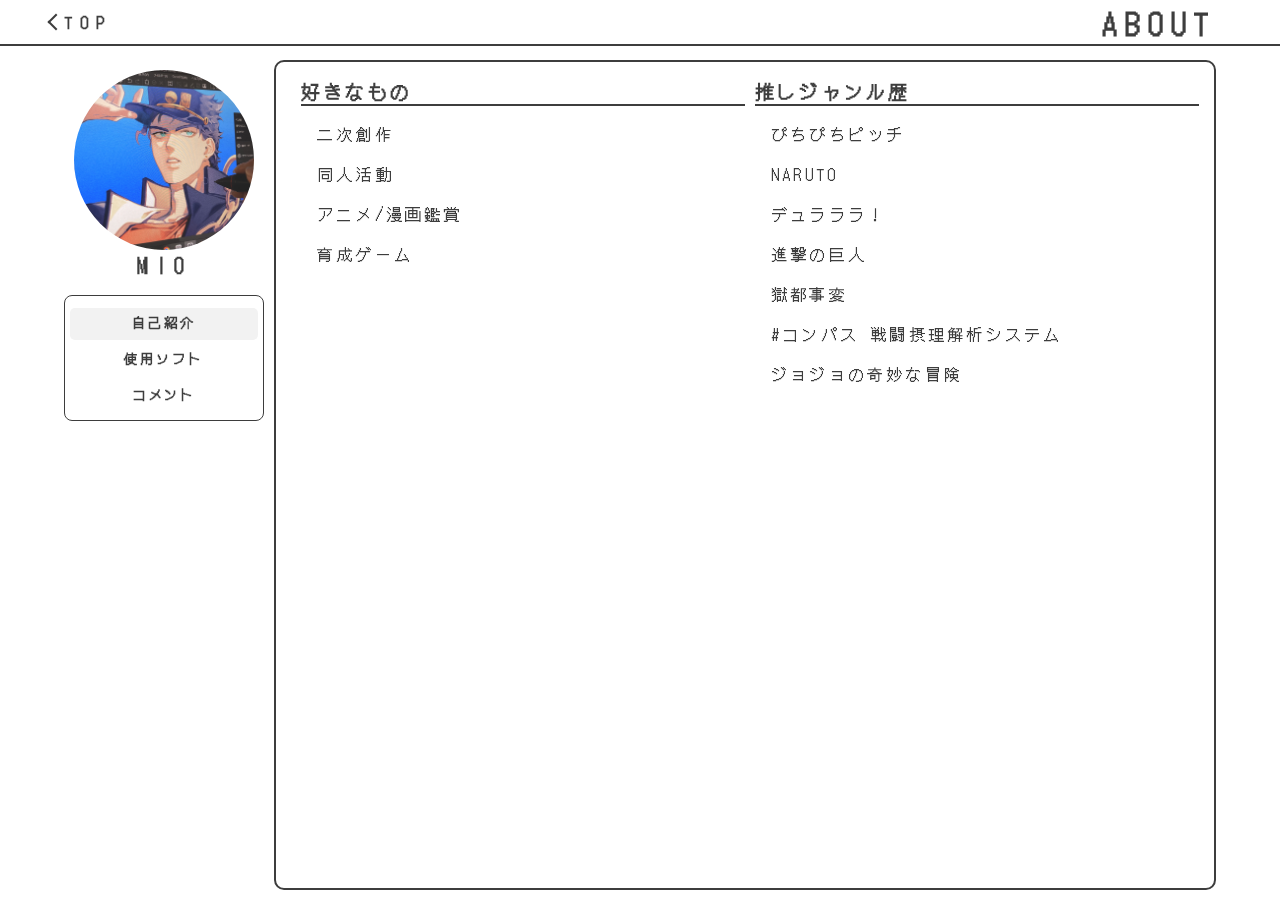
<file: portfolio/about.html>
<!DOCTYPE html>
<html lang="ja">
<head>
    <meta charset="UTF-8">
    <meta name="viewport" content="width=device-width, initial-scale=1.0">
    <title>MIO Portfolio | About</title>
    <meta name="description" content="">
    <meta name="robots" content="none noimageindex">
    <!-- font -->
    <link rel="preconnect" href="https://fonts.googleapis.com">
    <link rel="preconnect" href="https://fonts.gstatic.com" crossorigin>
    <link href="https://fonts.googleapis.com/css2?family=DotGothic16&display=swap" rel="stylesheet">
    <!-- css/ js -->
    <link rel="stylesheet" href="about-style.css">
    <script src="about-script.js" defer></script>
</head>
<body>

<header id="sub-header">
    <div class="sub-title">
        <a href="#">TOP</a>
        <h2>ABOUT</h2>
    </div>
    <div class="line"></div>
</header>

<div id="flex">

<div id="about-side">
    <div id="icon">
        <div id="image"></div>
        <p>MIO</p>
    </div>

    <div id="menu">
        <ul>
            <li><button id="menu-btn1">自己紹介</li>
            <li><button id="menu-btn2">使用ソフト</li>
            <li><button id="menu-btn3">コメント</li>
        </ul>
        <div class="checked"></div>
    </div>

</div>

<div id="about-main">

    <div id="myself">

        <div class="cont">

            <h3>好きなもの</h3>
            <div class="line"></div>

                <p>二次創作</p>
                <p>同人活動</p>
                <p>アニメ/漫画鑑賞</p>
                <p>育成ゲーム</p>

        </div>

        <div class="cont">
            <h3>推しジャンル歴</h3>
            <div class="line"></div>

            <p>ぴちぴちピッチ</p>
            <p>NARUTO</p>
            <p>デュラララ！</p>
            <p>進撃の巨人</p>
            <p>獄都事変</p>
            <p>#コンパス 戦闘摂理解析システム</p>
            <p>ジョジョの奇妙な冒険</p>
        </div>

    </div>

    <div id="skill">

        <div class="cont">

            <h3>使用可能ソフト</h3>
            <div class="line"></div>

                <p>CLIP STUDIO PAINT</p>
                <p>Photoshop</p>
                <p>Excel</p>
                <p>aviutl(趣味程度)</p>
                <p>Blender(趣味程度)</p>

        </div>

    </div>

    <div id="comment">

        <div class="cont">

            <h3>イラスト</h3>
            <div class="line"></div>

                <p>昔から漫画やアニメのキャラを描くのが好きだったためか、オリジナルの作品を作るよりも二次創作のほうが好きです。 推しの最高の姿を描けることが楽しいです。</p>
                <p>専門学校に通っている頃から同人イベントに参加するようになりました。 本を作るのも買いに行くのも大好きです。 個人誌を4度、アンソロジー参加は5度ほど経験しています。</p>
                <p>ファンアートで動画も制作経験がありますが、難しいことはまだできません。 アニメーションも作れるようになりたいと思っています。</p>

        </div>

        <div class="cont">
            <h3>WEBデザイン</h3>
            <div class="line"></div>

            <p>中学生の頃に友人間でホムペ作成が流行っていました。 その頃はHTMLとCSSの違いがわからず、StyleはすべてHTML内に書き込んでいました。 高校生になり、Twitter(現X)をはじめてからホムペ作成はやめてしまいました。</p>
            <p>仕事をやめ、ハローワークで職業訓練校を勧められました。 せっかくなので、少しでも触れたことのあるWEBデザインを勉強したいと思い、応募しました。</p>
            <p>当初はなんとなくWEB関係の仕事に就けたら良い、という考えでしたが、訓練校で勉強していく過程でコーディングを楽しいと感じるようになりました。 今は明確にWEBデザイン・コーディングの仕事をしたいと思っています。</p>
            <p>WEBデザインのコーディングの理解が深まったら、C#を学んでフリーゲーム制作にチャレンジしたいと思っています。</p>
        </div>

    </div>

</div>



</div>

</body>
</html>
</file>
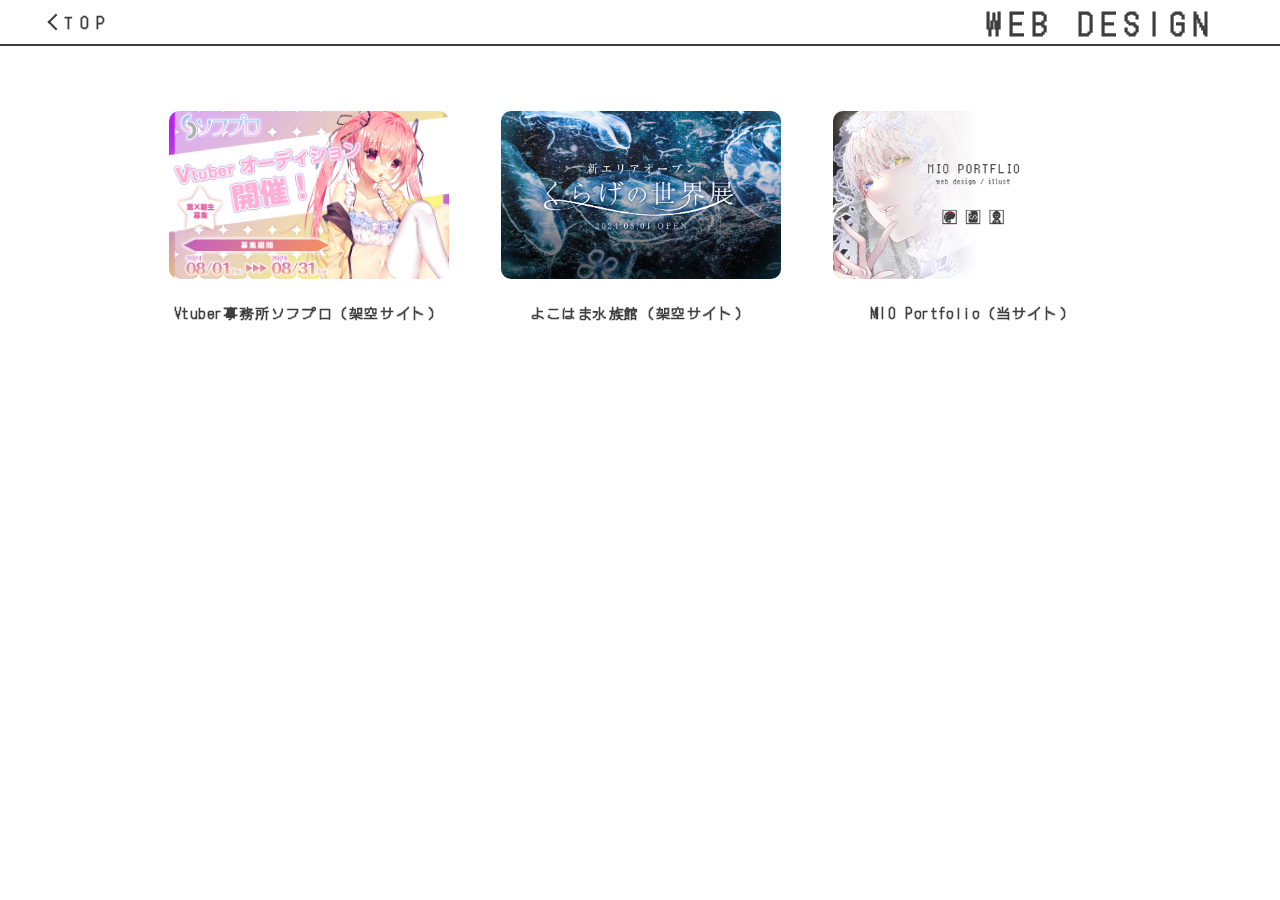
<file: portfolio/code.html>
<!DOCTYPE html>
<html lang="ja">
<head>
    <meta charset="UTF-8">
    <meta name="viewport" content="width=device-width, initial-scale=1.0">
    <title>MIO Portfolio | Web design</title>
    <meta name="description" content="">
    <meta name="robots" content="none noimageindex">
    <!-- font -->
    <link rel="preconnect" href="https://fonts.googleapis.com">
    <link rel="preconnect" href="https://fonts.gstatic.com" crossorigin>
    <link href="https://fonts.googleapis.com/css2?family=DotGothic16&display=swap" rel="stylesheet">
    <!-- css/ js -->
    <link rel="stylesheet" href="code-style.css">
    <script src="code-script.js" defer></script>
</head>
<body>

<header id="sub-header">
    <div class="sub-title">
        <a href="#">TOP</a>
        <h2>WEB DESIGN</h2>
    </div>
    <div class="line"></div>
</header>

<div class="grid">

    <a href="#"><div class="grid-box">
        <div class="boxImg vtuber"></div>
        <p>Vtuber事務所ソフプロ（架空サイト）</p>
    </div></a>

    <a href="#"><div class="grid-box">
        <div class="boxImg aquarium"></div>
        <p>よこはま水族館（架空サイト）</p>
    </div></a>

    <a href="#"><div class="grid-box">
        <div class="boxImg portfolio"></div>
        <p>MIO Portfolio（当サイト）</p>
    </div></a>

</div>
    














</body>
</html>
</file>
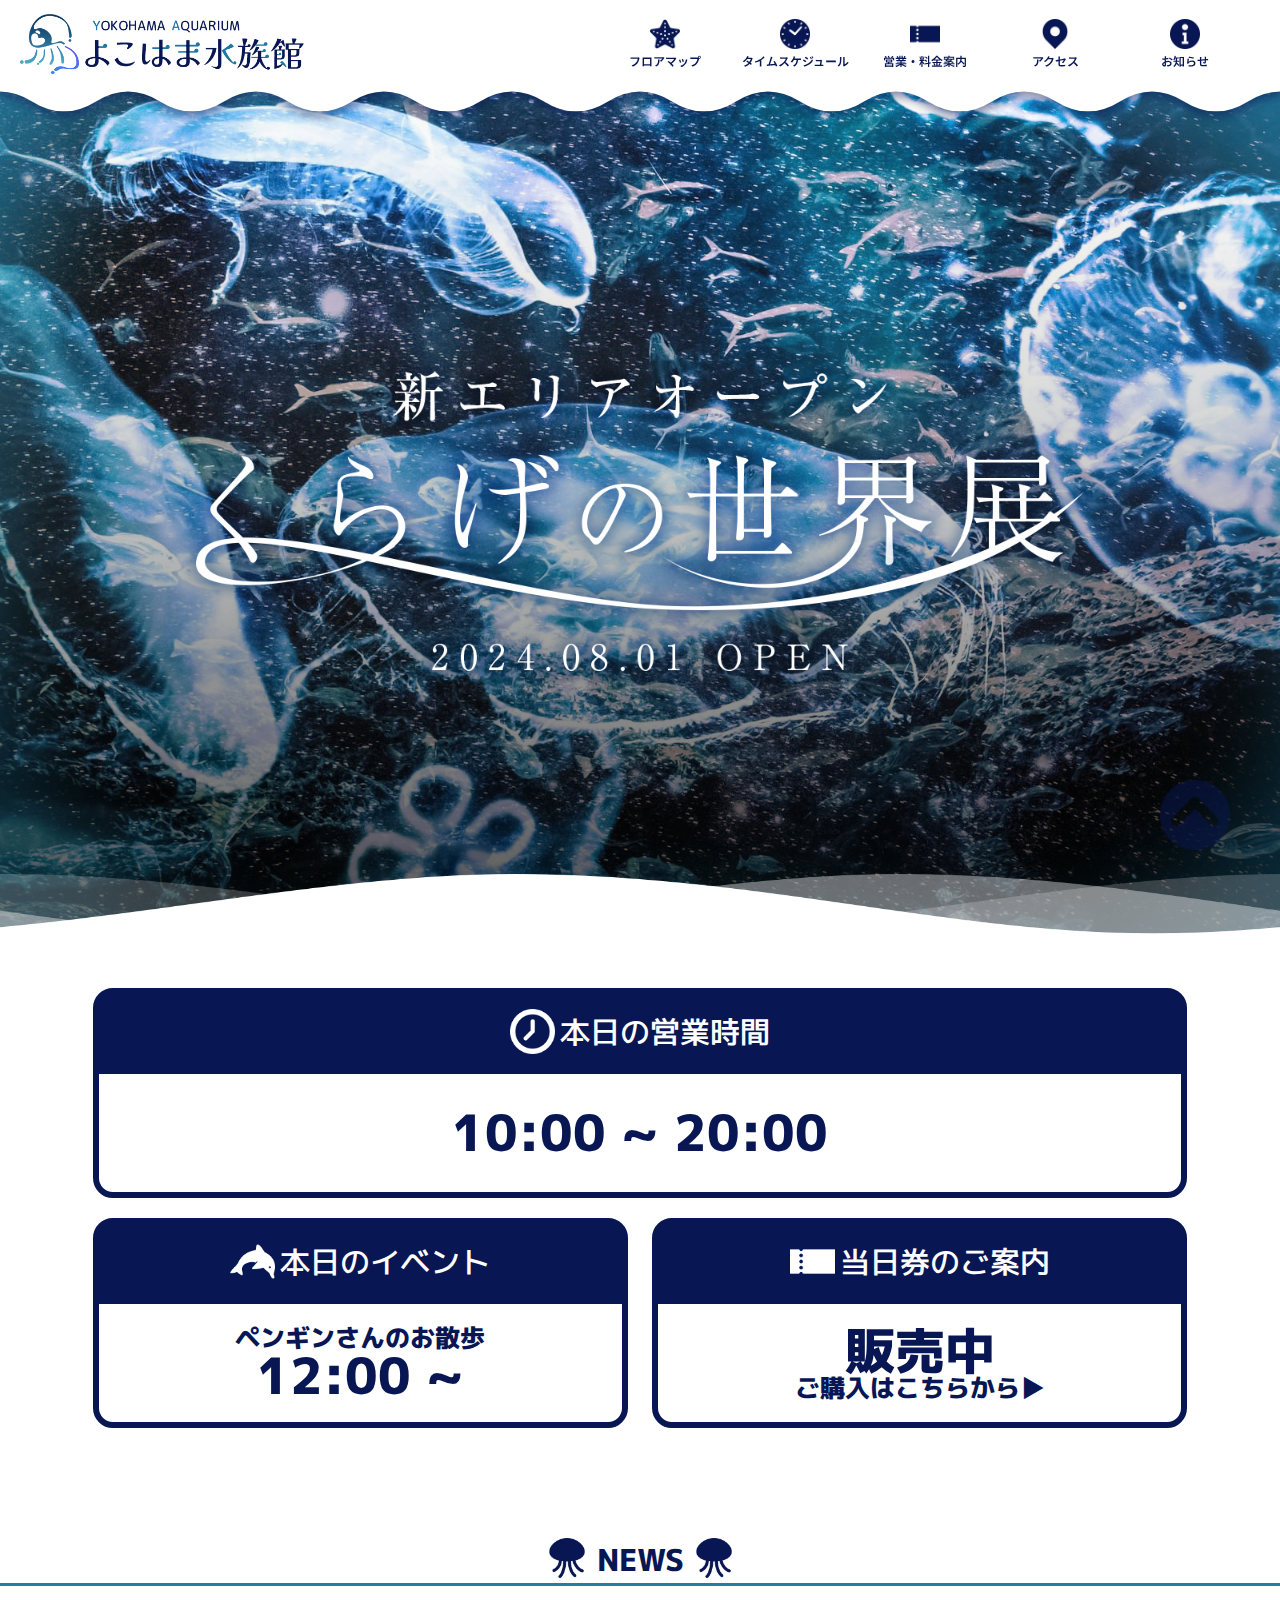
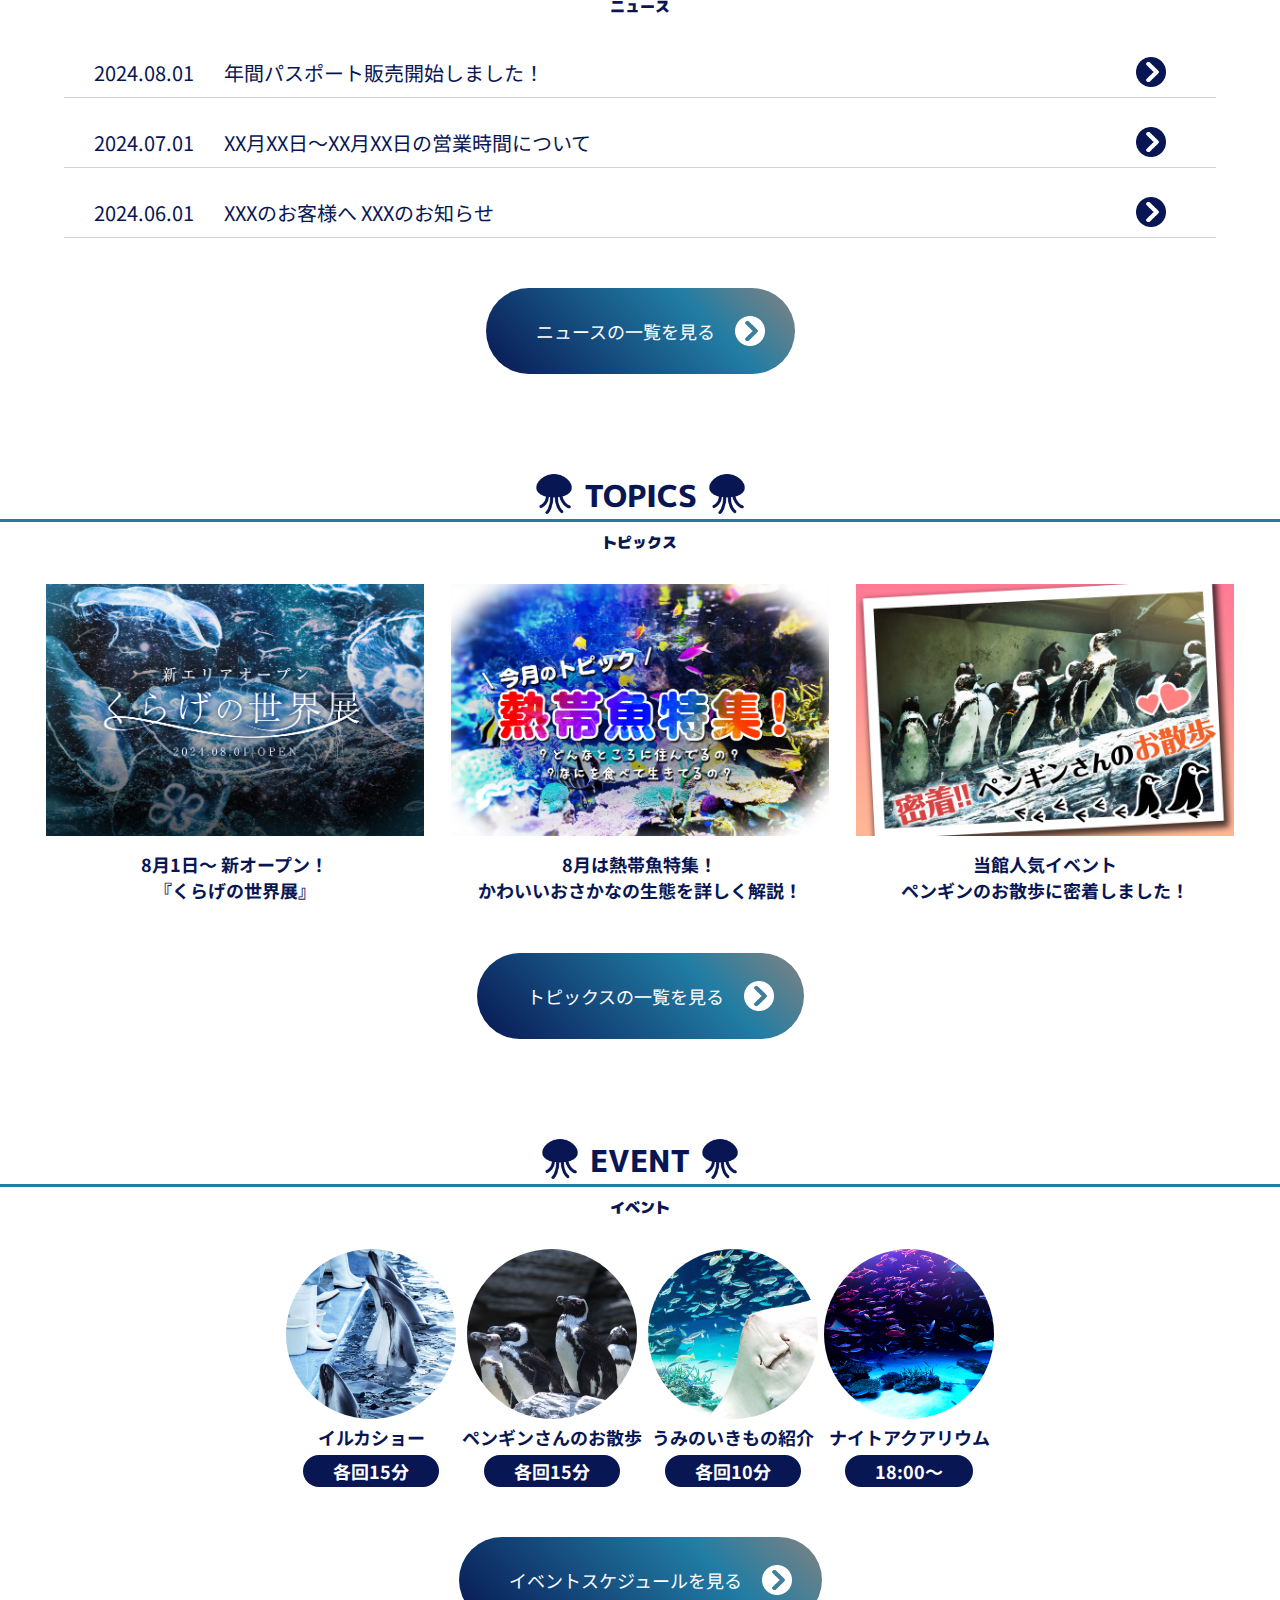
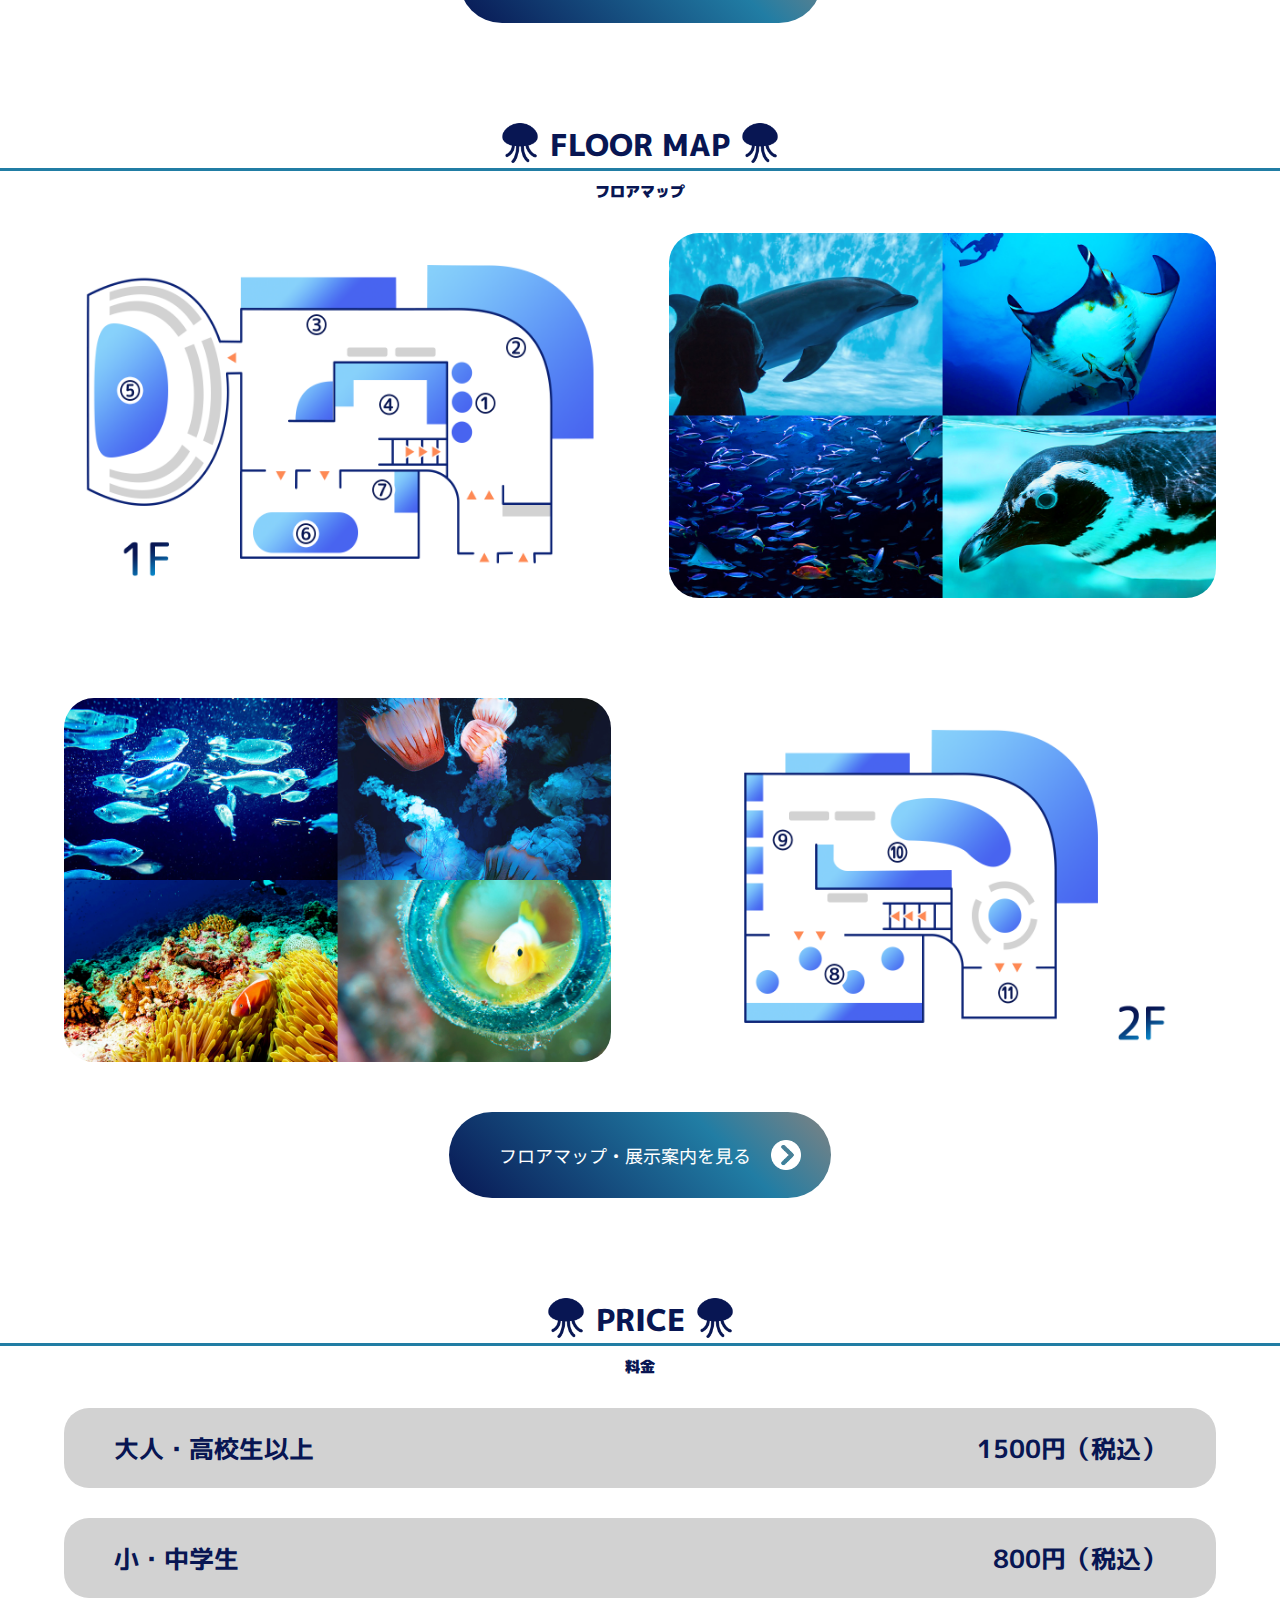
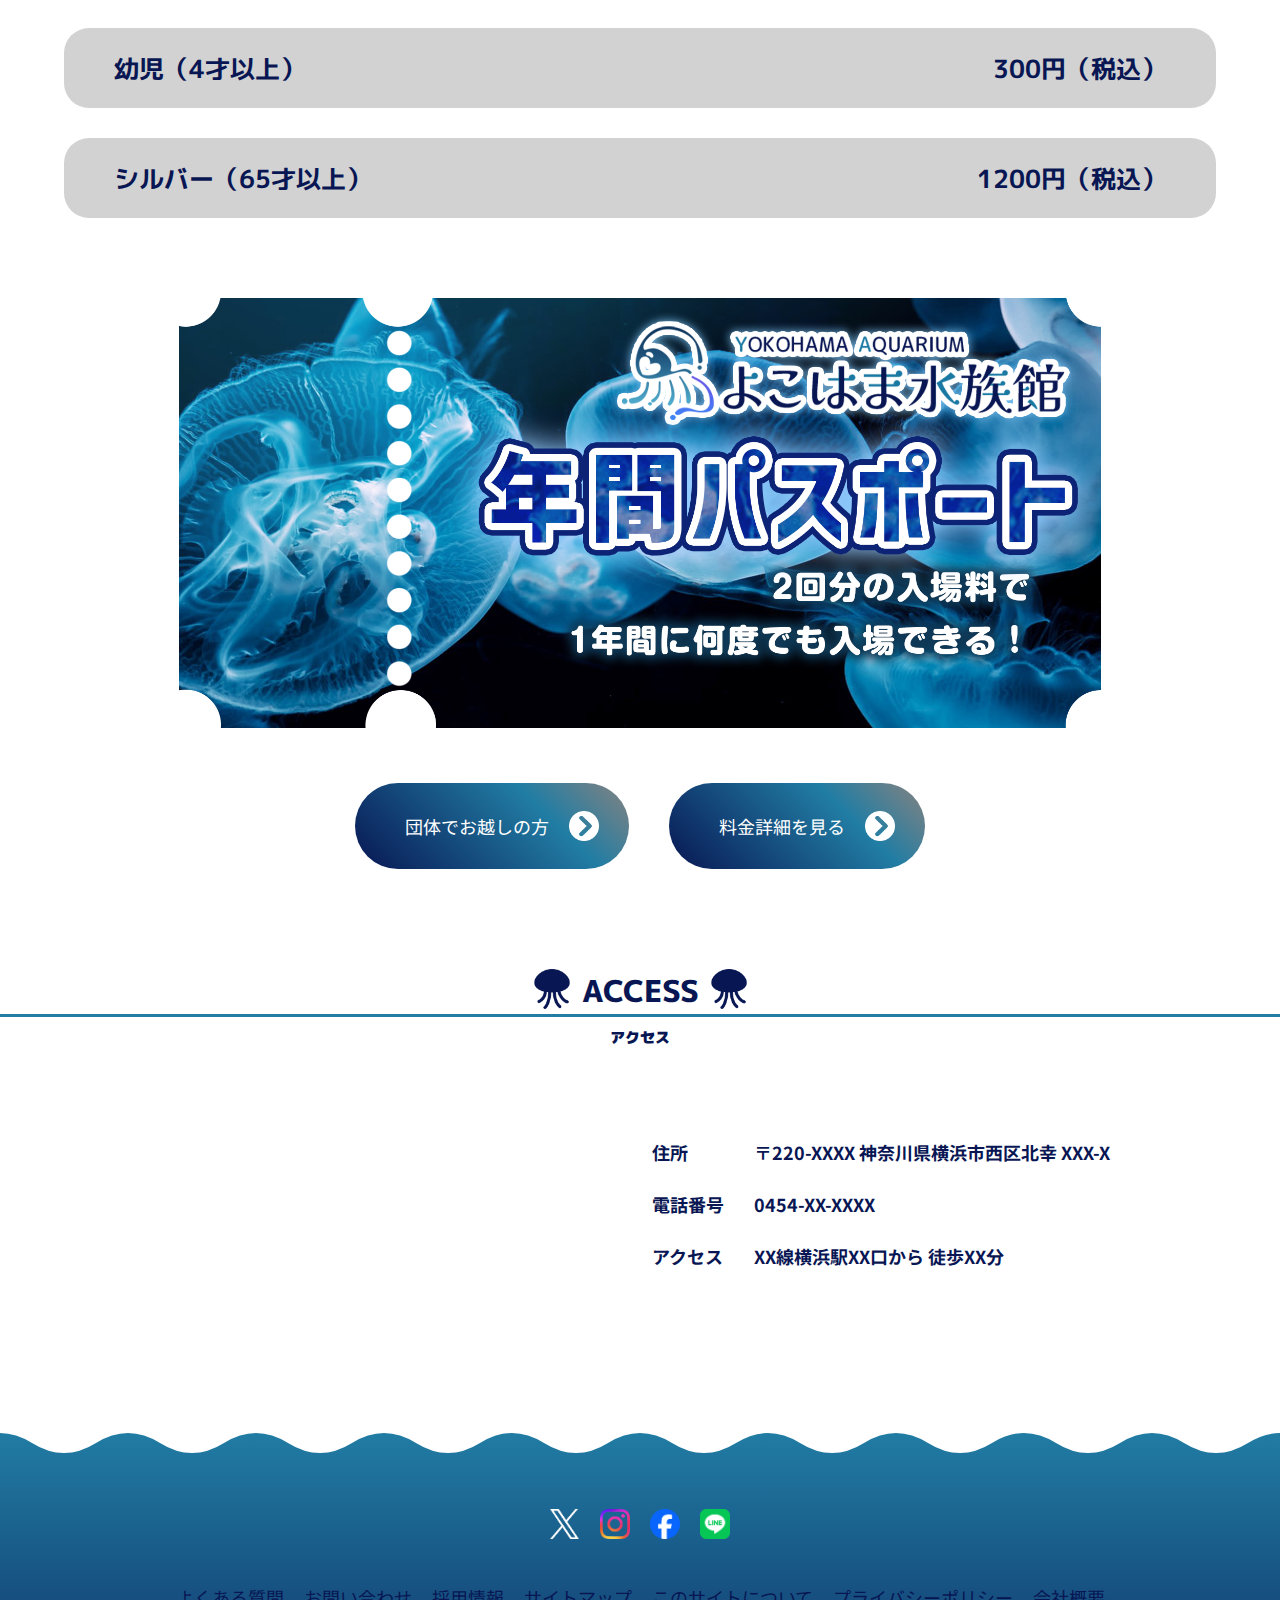
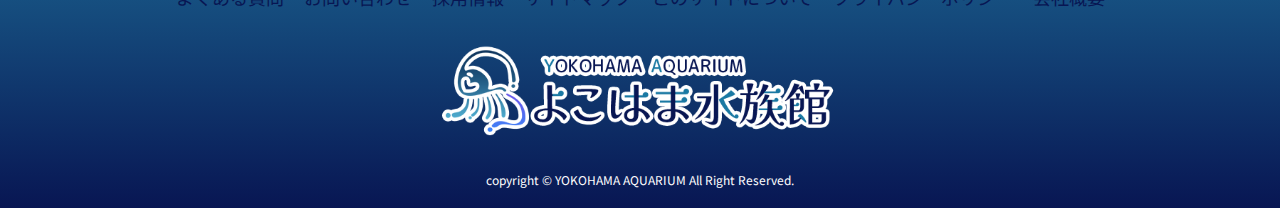
<file: portfolio/aquarium/aquarium-index.html>
<!DOCTYPE html>
<html lang="ja">

<head>

    <meta charset="UTF-8">
    <meta name="viewport" content="width=device-width, initial-scale=1.0">
    <title>よこはま水族館</title>
    <meta name="description" content="横浜駅から徒歩XX分にある『よこはま水族館』。人気のイルカショーやペンギンのお散歩、ナイトアクアリウムなど楽しいイベントが盛りだくさん! XX種類の海の生き物があなたをお迎えします。">
    <!-- フォント -->
    <link rel="preconnect" href="https://fonts.googleapis.com">
    <link rel="preconnect" href="https://fonts.gstatic.com" crossorigin>
    <link href="https://fonts.googleapis.com/css2?family=M+PLUS+1p:wght@100;300;400;500;700;800;900&family=Noto+Sans+JP:wght@100..900&display=swap" rel="stylesheet">
    <!-- スタイルシート -->
    <link rel="stylesheet" href="aquarium-style.css">

</head>
<body>

<header>

    <div class="h-flx">
        <h1>
            <div class="logo">
                <img src="img/logo.png" alt="よこはま水族館ロゴ">
            </div>
        </h1>
        <nav class="h-nav">
            <ul>
                <li><a href="" class="nav-icon"><img src="img/icon/hitode.png" alt="ヒトデのアイコン">
                    <p>フロアマップ</p></a></li>
                <li><a href="" class="nav-icon"><img src="img/icon/time.png" alt="時計のアイコン">
                    <p>タイムスケジュール</p></a></li>
                <li><a href="" class="nav-icon"><img src="img/icon/ticket.png" alt="チケットのアイコン">
                    <p>営業・料金案内</p></a></li>
                <li><a href="" class="nav-icon"><img src="img/icon/access.png" alt="マップのピンのアイコン">
                    <p>アクセス</p></a></li>
                <li><a href="" class="nav-icon"><img src="img/icon/info.png" alt="インフォメーションのアイコン">
                    <p>お知らせ</p></a></li>
            </ul>
        </nav><!-- h-nav -->

        <!-- ------ハンバーガーメニュー------ -->
        <div class="menu-display"><!-- スマホ以外非表示 -->

        <input type="checkbox" id="menu-check">
        <label for="menu-check" class="menu-btn"><span></span></label>

        <!-- -------メニュー内容--------- -->
        <div class="menu-cont">

            <div class="share-flx">
    
                <a href=""><img src="img/icon/X.png" alt="Xのアイコン" class="xicon"><a>
                <a href=""><img src="img/icon/insta.png" alt="インスタグラムのアイコン"><a>
                <a href=""><img src="img/icon/fb.png" alt="facebookのアイコン"><a>
                <a href=""><img src="img/icon/line.png" alt="LINEのアイコン" class="instaicon"><a>
        
            </div><!-- share-flx -->
    
            <nav><ul>
                <a href=""><li class="menu-tab">
                    <img src="img/icon/hitode.png" alt="ヒトデのアイコン">
                    <p>フロアマップ<p>
                </li></a>
    
                
                <a href=""><li class="menu-tab">
                    <img src="img/icon/time.png" alt="時計のアイコン">
                    <p>タイムスケジュール<p>
                </li></a>
                <input type="checkbox" id="event-check">
                <label for="event-check" class="menu-cont-btn"><span></span></label>
    
                <div class="event-menu">
                    <a href=""><li>イルカショー</li></a>
                    <a href=""><li>ペンギンさんのお散歩</li></a>
                    <a href=""><li>うみのいきもの紹介</li></a>
                    <a href=""><li>ナイトアクアリウム</li></a>
                </div><!--  event-menu-->
    
    
                <a href=""><li class="menu-tab">
                    <img src="img/icon/ticket.png" alt="チケットのアイコン">
                    <p>営業・料金案内<p>
                </li></a>
                <input type="checkbox" id="price-check">
                <label for="price-check" class="menu-cont-btn"><span></span></label>
    
                <div class="price-menu">
                    <a href=""><li>営業時間</li></a>
                    <a href=""><li>入場料金</li></a>
                    <a href=""><li>年間パスポート</li></a>
                    <a href=""><li>団体でお越しの方</li></a>
                </div><!--  event-menu-->
    
    
                <a href=""><li class="menu-tab">
                    <img src="img/icon/access.png" alt="マップのピンのアイコン">
                    <p>アクセス<p>
                </li></a>
    
    
                <a href=""><li class="menu-tab">
                    <img src="img/icon/info.png" alt="インフォメーションのアイコン">
                    <p>お知らせ</p>
                </li></a>
    
    
                <a href=""><li class="menu-tab t2">
                    <p>よくある質問<p>
                </li></a>
                <a href=""><li class="menu-tab t2">
                    <p>お問い合わせ<p>
                </li></a>
                <a href=""><li class="menu-tab t2">
                    <p>採用情報<p>
                </li></a>
                <a href=""><li class="menu-tab t2">
                    <p>サイトマップ<p>
                </li></a>
                <a href=""><li class="menu-tab t2">
                    <p>このサイトについて<p>
                </li></a>
                <a href=""><li class="menu-tab t2">
                    <p>プライバシーポリシー<p>
                </li></a>
                <a href=""><li class="menu-tab t2">
                    <p>会社概要<p>
                </li></a>
    
            </ul></nav>
    
        </div><!-- menu-cont -->
    
        </div><!-- 非表示 -->

          <svg xmlns="http://www.w3.org/2000/svg" viewBox="0 0 1280 25" width="100%">
            <path d="M 0 5 Q 16 5 32 15 Q 64 35 96 15 Q 112 5 128 5 Q 144 5 160 15 Q 192 35 224 15 Q 240 5 256 5 Q 272 5 288 15 Q 320 35 352 15 Q 368 5 384 5 Q 400 5 416 15 Q 448 35 480 15 Q 496 5 512 5 Q 528 5 544 15 Q 576 35 608 15 Q 624 5 640 5 Q 656 5 672 15 Q 704 35 736 15 Q 752 5 768 5 Q 784 5 800 15 Q 832 35 864 15 Q 880 5 896 5 Q 912 5 928 15 Q 960 35 992 15 Q 1008 5 1024 5 Q 1040 5 1056 15 Q 1088 35 1120 15 Q 1136 5 1152 5 Q 1168 5 1184 15 Q 1216 35 1248 15 Q 1264 5 1280 5 L 1280 0 L 0 0 Z" fill="#fff"></path>
          </svg>

</header>

<a href="#"><img src="img/icon/maru.png" alt="topへ戻るボタン" class="top-back"></a>


<div class="top">

    <div class="main-img">
        <img src="img/kurage.jpg" alt="くらげの世界展のバナー">

        <div class="mainimg-bottom"><!-- なみなみ -->
            <div class="roop-relative">

            <div class="roop r1">
                <img src="img/nami.png" class="nami1" alt="波型の装飾">
                <img src="img/nami.png" class="nami1" alt="波型の装飾">
                <img src="img/nami.png" class="nami1" alt="波型の装飾">
            </div>
        
            <div class="roop r2">
                <img src="img/nami.png" class="nami2" alt="波型の装飾">
                <img src="img/nami.png" class="nami2" alt="波型の装飾">
                <img src="img/nami.png" class="nami2" alt="波型の装飾">
            </div>
        
            <div class="roop r3">
                <img src="img/nami.png" class="nami3" alt="波型の装飾">
                <img src="img/nami.png" class="nami3" alt="波型の装飾">
                <img src="img/nami.png" class="nami3" alt="波型の装飾">
            </div>
            </div><!-- roop-relative -->
        </div><!-- mainimg-bottom -->

    </div><!-- mainimg -->

    <div class="today-info cont-L">

        <div class="info-box i-time">
            <div class="info-th">
                <img src="img/icon/time2.png" alt="時計のアイコン">
                <p>本日の営業時間</p>
            </div>
            <div class="info-td">
            <p class="b-txt">10:00 ~ 20:00</p>
            </div>
        </div>

        <div class="info-box i-event">
            <div class="info-th">
                <img src="img/icon/iruka.png" alt="イルカのアイコン">
                <p>本日のイベント</p>
            </div>
            <div class="info-td">
            <p>ペンギンさんのお散歩</p>
            <p class="b-txt">12:00 ~</p>
            </div>
        </div>

        <div class="info-box i-ticket">
            <div class="info-th">
                <img src="img/icon/ticket.png" alt="チケットのアイコン">
                <p>当日券のご案内</p>
            </div>
            <div class="info-td">
            <p class="b-txt">販売中</p>
            <p><a href="">ご購入はこちらから▶</a></p>
            </div>
        
        </div>

    </div><!-- today-info -->

</div><!-- top -->

<main>

<section id="news">
<div class="news">

    <h2>NEWS</h2>
    <div class="h2-line"></div>
    <p class="h2-p">ニュース</p>

    <div class="cont">

    <li><a href=""><time>2024.08.01</time>年間パスポート販売開始しました！</a></li>
    <li><a href=""><time>2024.07.01</time>XX月XX日～XX月XX日の営業時間について</a></li>
    <li><a href=""><time>2024.06.01</time>XXXのお客様へ XXXのお知らせ</a></li>

    <a href=""><P class="btn">ニュースの一覧を見る</P></a>

    </div><!--  cont-->

</div>
</section><!-- news -->

<section id="topics">
<div class="topics">

    <h2>TOPICS</h2>
    <div class="h2-line"></div>
    <p class="h2-p">トピックス</p>

    <div class="cont-L">

    <div class="topics-flx">

        <div class="topics-box"><a href="">
            <img src="img/kurage.jpg" alt="くらげの世界展のバナー">
            <p>8月1日～ 新オープン！<br>『くらげの世界展』</p>
        </a></div><!-- topics-box -->

        <div class="topics-box"><a href="">
            <img src="img/nettaigyo.jpg" alt="熱帯魚特集のバナー">
            <p>8月は熱帯魚特集！<br>かわいいおさかなの生態を詳しく解説！</p>
        </a></div><!-- topics-box -->

        <div class="topics-box"><a href="">
            <img src="img/pengin.jpg" alt="ペンギンさんのお散歩のバナー">
            <p>当館人気イベント<br>ペンギンのお散歩に密着しました！</p>
        </a></div><!-- topics-box -->

    </div><!-- topics-flx -->

    <a href=""><P class="btn">トピックスの一覧を見る</P></a>

    </div><!--  cont-L-->

</div>
</section><!-- topics -->

<section id="event">
<div class="event">

    <h2>EVENT</h2>
    <div class="h2-line"></div>
    <p class="h2-p">イベント</p>

    <div class="cont-L">


    <div class="event-flx">

        <div class="event-box"><a href="">
            <div class="event-img">
                <img src="img/iruka.jpg" alt="イルカの画像">
            </div>
            <p class="event-th">イルカショー<p>
            <p class="event-time">各回15分</p>
        </a></div><!-- event-box -->

        <div class="event-box"><a href="">
            <div class="event-img">
                <img src="img/pengin2.jpg" alt="ペンギンの画像">
            </div>
            <p class="event-th">ペンギンさんのお散歩<p>
            <p class="event-time">各回15分</p>
        </a></div><!-- event-box -->

        <div class="event-box"><a href="">
            <div class="event-img">
                <img src="img/ei.jpg" alt="水槽とエイの画像">
            </div>
            <p class="event-th">うみのいきもの紹介<p>
            <p class="event-time">各回10分</p>
        </a></div><!-- event-box -->

        <div class="event-box"><a href="">
            <div class="event-img">
                <img src="img/night.jpg" alt="紫のライトが当たる水槽の画像">
            </div>
            <p class="event-th">ナイトアクアリウム<p>
            <p class="event-time">18:00～</p>
        </a></div><!-- event-box -->

    </div><!-- event-flx -->

    <a href=""><P class="btn">イベントスケジュールを見る</P></a>

    </div><!-- cont-L -->

</div>
</section><!-- event -->

<section id="map">
<div class="map">

    <h2>FLOOR MAP</h2>
    <div class="h2-line"></div>
    <p class="h2-p">フロアマップ</p>

    <div class="cont">

    <div class="map-flx">

        <img src="img/map1.png" alt="一階のフロアマップの画像">
        <img src="img/f1.jpg" alt="イルカ、エイ、魚の群れ、ペンギンの画像">

    </div><!-- map-flx -->

    <div class="map-flx">

        <img src="img/f2.jpg" alt="熱帯魚、くらげ、黄色いハゼの画像">
        <img src="img/map2.png" alt="二階のフロアマップの画像">

    </div><!-- map-flx -->

    <a href=""><P class="btn">フロアマップ・展示案内を見る</P></a>

    </div><!-- cont -->

</section><!-- map -->

<section id="price">
<div class="price">

    <h2>PRICE</h2>
    <div class="h2-line"></div>
    <p class="h2-p">料金</p>

    <div class="cont">

    <li><span class="old">大人・高校生以上</span><span class="old-price">1500円（税込）</span></li>
    <li><span class="old">小・中学生</span><span class="old-price">800円（税込）</span></li>
    <li><span class="old">幼児（4才以上）</span><span class="old-price">300円（税込）</span></li>
    <li><span class="old">シルバー（65才以上）</span><span class="old-price">1200円（税込）</span></li>

    <a href="">
        <img src="img/nenpass.png" alt="年間パスポートの画像">
    </a>

    <div class="price-flx">
        <div class="p-btn"><a href=""><P class="btn">団体でお越しの方</P></a></div>
        <div class="p-btn"><a href=""><P class="btn b2">料金詳細を見る</P></a></div>
    </div><!-- price-flx -->
    
    </div><!-- cont -->

</div>
</section><!-- price -->

<section id="access">
<div class="access">

    <h2>ACCESS</h2>
    <div class="h2-line"></div>
    <p class="h2-p">アクセス</p>

    <div class="cont">

    <div class="access-flx">

        <iframe src="https://www.google.com/maps/embed?pb=!1m18!1m12!1m3!1d25996.38461904265!2d139.58601311083984!3d35.46598109999999!2m3!1f0!2f0!3f0!3m2!1i1024!2i768!4f13.1!3m3!1m2!1s0x60185c0df6cfd2f1%3A0xbbbca6f36b5235f5!2z5qiq5rWc6aeF!5e0!3m2!1sja!2sjp!4v1724897393335!5m2!1sja!2sjp" width="600" height="450" style="border:0;" allowfullscreen="" loading="lazy" referrerpolicy="no-referrer-when-downgrade"></iframe>

        <div class="access-txt">

            <table>
                <tr>
                    <th>住所</th>
                    <td>〒220-XXXX 神奈川県横浜市西区北幸 XXX-X</td>
                </tr>
                <tr>
                    <th>電話番号</th>
                    <td>0454-XX-XXXX</td>
                </tr>
                <tr>
                    <th>アクセス</th>
                    <td>XX線横浜駅XX口から 徒歩XX分</td>
                </tr>
            </table>

        </div><!-- access-txt -->

    </div><!-- access-flx -->

    </div><!-- cont -->

</div>
</section><!-- access -->

</main>

<footer>

    <svg xmlns="http://www.w3.org/2000/svg" viewBox="0 0 1280 25" width="100%">
    <path d="M 0 5 Q 16 5 32 15 Q 64 35 96 15 Q 112 5 128 5 Q 144 5 160 15 Q 192 35 224 15 Q 240 5 256 5 Q 272 5 288 15 Q 320 35 352 15 Q 368 5 384 5 Q 400 5 416 15 Q 448 35 480 15 Q 496 5 512 5 Q 528 5 544 15 Q 576 35 608 15 Q 624 5 640 5 Q 656 5 672 15 Q 704 35 736 15 Q 752 5 768 5 Q 784 5 800 15 Q 832 35 864 15 Q 880 5 896 5 Q 912 5 928 15 Q 960 35 992 15 Q 1008 5 1024 5 Q 1040 5 1056 15 Q 1088 35 1120 15 Q 1136 5 1152 5 Q 1168 5 1184 15 Q 1216 35 1248 15 Q 1264 5 1280 5 L 1280 0 L 0 0 Z" fill="#ffffff"></path>
    </svg>


    <div class="share-flx">

        <a href=""><img src="img/icon/X.png" alt="Xのアイコン" class="xicon"><a>
        <a href=""><img src="img/icon/insta.png" alt="インスタグラムのアイコン"><a>
        <a href=""><img src="img/icon/fb.png" alt="facebookのアイコン"><a>
        <a href=""><img src="img/icon/line.png" alt="LINEのアイコン" class="instaicon"><a>

    </div><!-- share-flx -->

    <nav class="f-nav">
        <ul>
        <li><a href="">よくある質問</a></li>
        <li><a href="">お問い合わせ</a></li>
        <li><a href="">採用情報</a></li>
        <li><a href="">サイトマップ</a></li>
        <li><a href="">このサイトについて</a></li>
        <li><a href="">プライバシーポリシー</a></li>
        <li><a href="">会社概要</a></li>
        </ul>

    </nav><!-- f-nav -->

    <a href="#"><img src="img/logo2.png" alt="よこはま水族館ロゴ" class="f-logo"></a>

    <p>copyright &copy; YOKOHAMA AQUARIUM All Right Reserved.</p>


</footer>

</body>
</html>
</file>
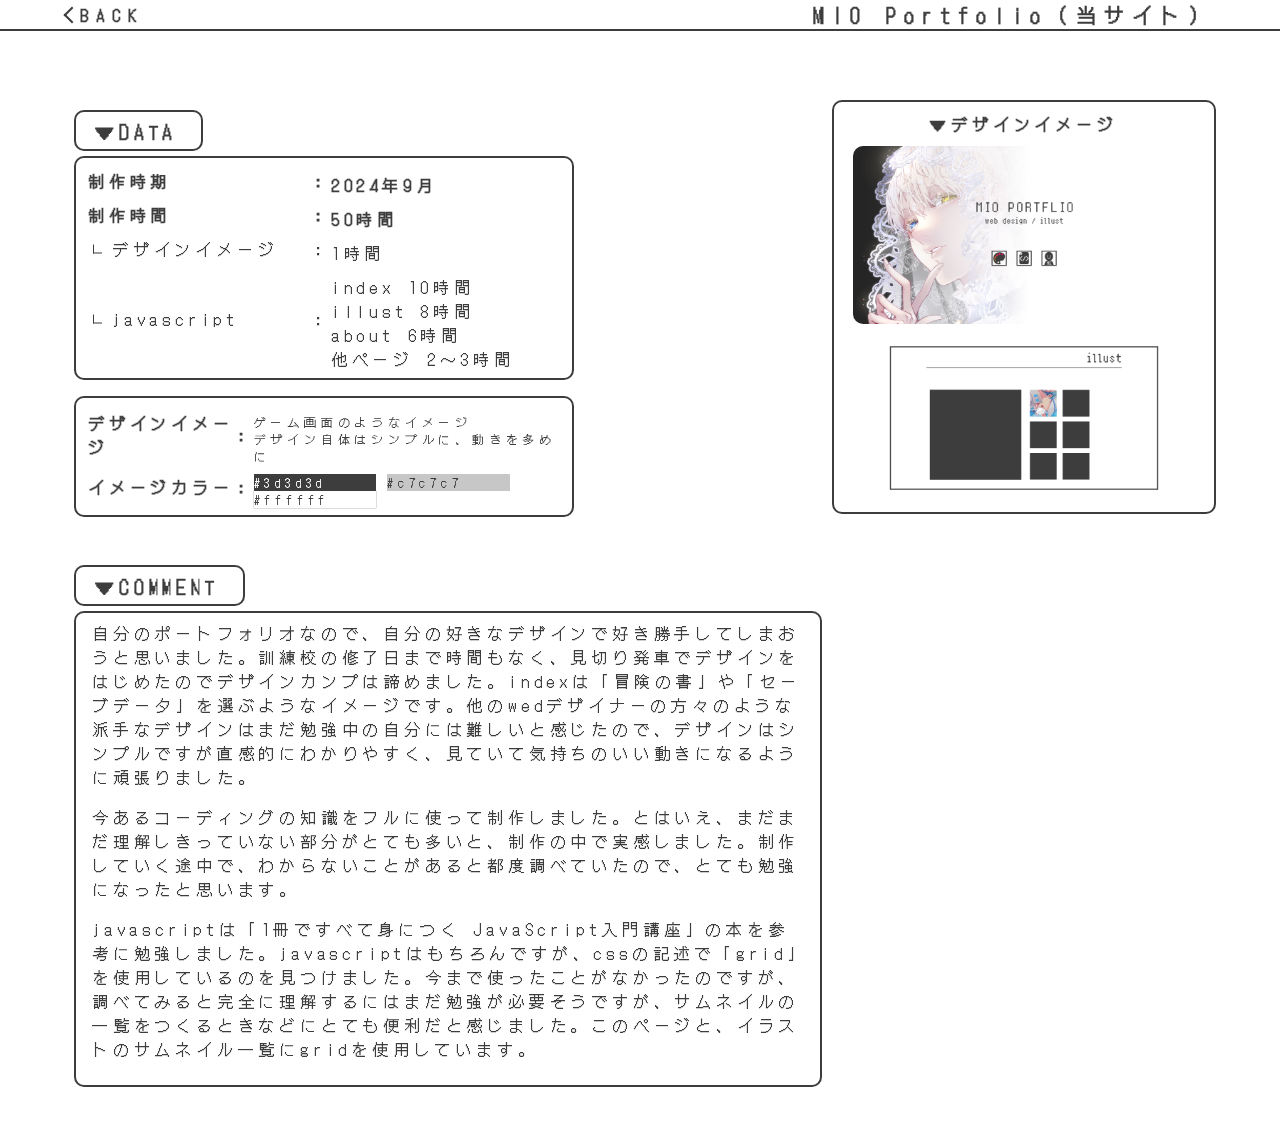
<file: portfolio/code-page/portfolio.html>
<!DOCTYPE html>
<html lang="ja">
<head>
    <meta charset="UTF-8">
    <meta name="viewport" content="width=device-width, initial-scale=1.0">
    <title>MIO Portfolio | 当サイト</title>
    <meta name="description" content="">
    <meta name="robots" content="none noimageindex">
    <!-- font -->
    <link rel="preconnect" href="https://fonts.googleapis.com">
    <link rel="preconnect" href="https://fonts.gstatic.com" crossorigin>
    <link href="https://fonts.googleapis.com/css2?family=DotGothic16&display=swap" rel="stylesheet">
    <!-- css/ js -->
    <link rel="stylesheet" href="codePage-style.css">
    <script src="codePage-script.js" defer></script>
</head>
<body>

<header id="sub-header">
    <div class="sub-title">
        <a href="#">BACK</a>
        <h2>MIO Portfolio（当サイト）</h2>
    </div>
    <div class="line"></div>
    <p></p>
</header>

<main>
    <div id="main-text">

        <h3>▼DATA</h3>
        <table>

            <tr>
                <th>制作時期</th>
                <td class="table-main">2024年9月</td>
            </tr>
            <tr>
                <th>制作時間</th>
                <td class="table-main">50時間</td>
            </tr>
            <tr>
                <th class="table-sub">デザインイメージ</th>
                <td>1時間</td>
            </tr>
            <tr>
                <th class="table-sub">javascript</th>
                <td>index 10時間<br>
                illust 8時間<br>
                about 6時間<br>
                他ページ 2～3時間</td>
            </tr>
        </table>

        <table class="composition">
            <tr>
                <th>デザインイメージ</th>
                <td>ゲーム画面のようなイメージ<br>
                デザイン自体はシンプルに、動きを多めに</td>
            </tr>
            <tr>
                <th>イメージカラー</th>
                <td>
                    <span id="grey">#3d3d3d</span>
                    <span id="light-grey2">#c7c7c7</span>
                    <span id="fff">#ffffff</span>
                </td>
            </tr>


        </table>

        <h3>▼COMMENT</h3>
        <div class="comment">
            <p>自分のポートフォリオなので、自分の好きなデザインで好き勝手してしまおうと思いました。訓練校の修了日まで時間もなく、見切り発車でデザインをはじめたのでデザインカンプは諦めました。indexは「冒険の書」や「セーブデータ」を選ぶようなイメージです。他のwedデザイナーの方々のような派手なデザインはまだ勉強中の自分には難しいと感じたので、デザインはシンプルですが直感的にわかりやすく、見ていて気持ちのいい動きになるように頑張りました。</p>
            <p>今あるコーディングの知識をフルに使って制作しました。とはいえ、まだまだ理解しきっていない部分がとても多いと、制作の中で実感しました。制作していく途中で、わからないことがあると都度調べていたので、とても勉強になったと思います。</p>
            <p>javascriptは「1冊ですべて身につく JavaScript入門講座」の本を参考に勉強しました。javascriptはもちろんですが、cssの記述で「grid」を使用しているのを見つけました。今まで使ったことがなかったのですが、調べてみると完全に理解するにはまだ勉強が必要そうですが、サムネイルの一覧をつくるときなどにとても便利だと感じました。このページと、イラストのサムネイル一覧にgridを使用しています。</p>
        </div>

    </div>

    <div id="main-side">
        <p>▼デザインイメージ</p>
        <div class="side-img">
            <img src="../img/portfolio-design1.jpg">
            <img src="../img/portfolio-design2.jpg">
        </div>
    </div>



</main>

</body>
</html>
</file>
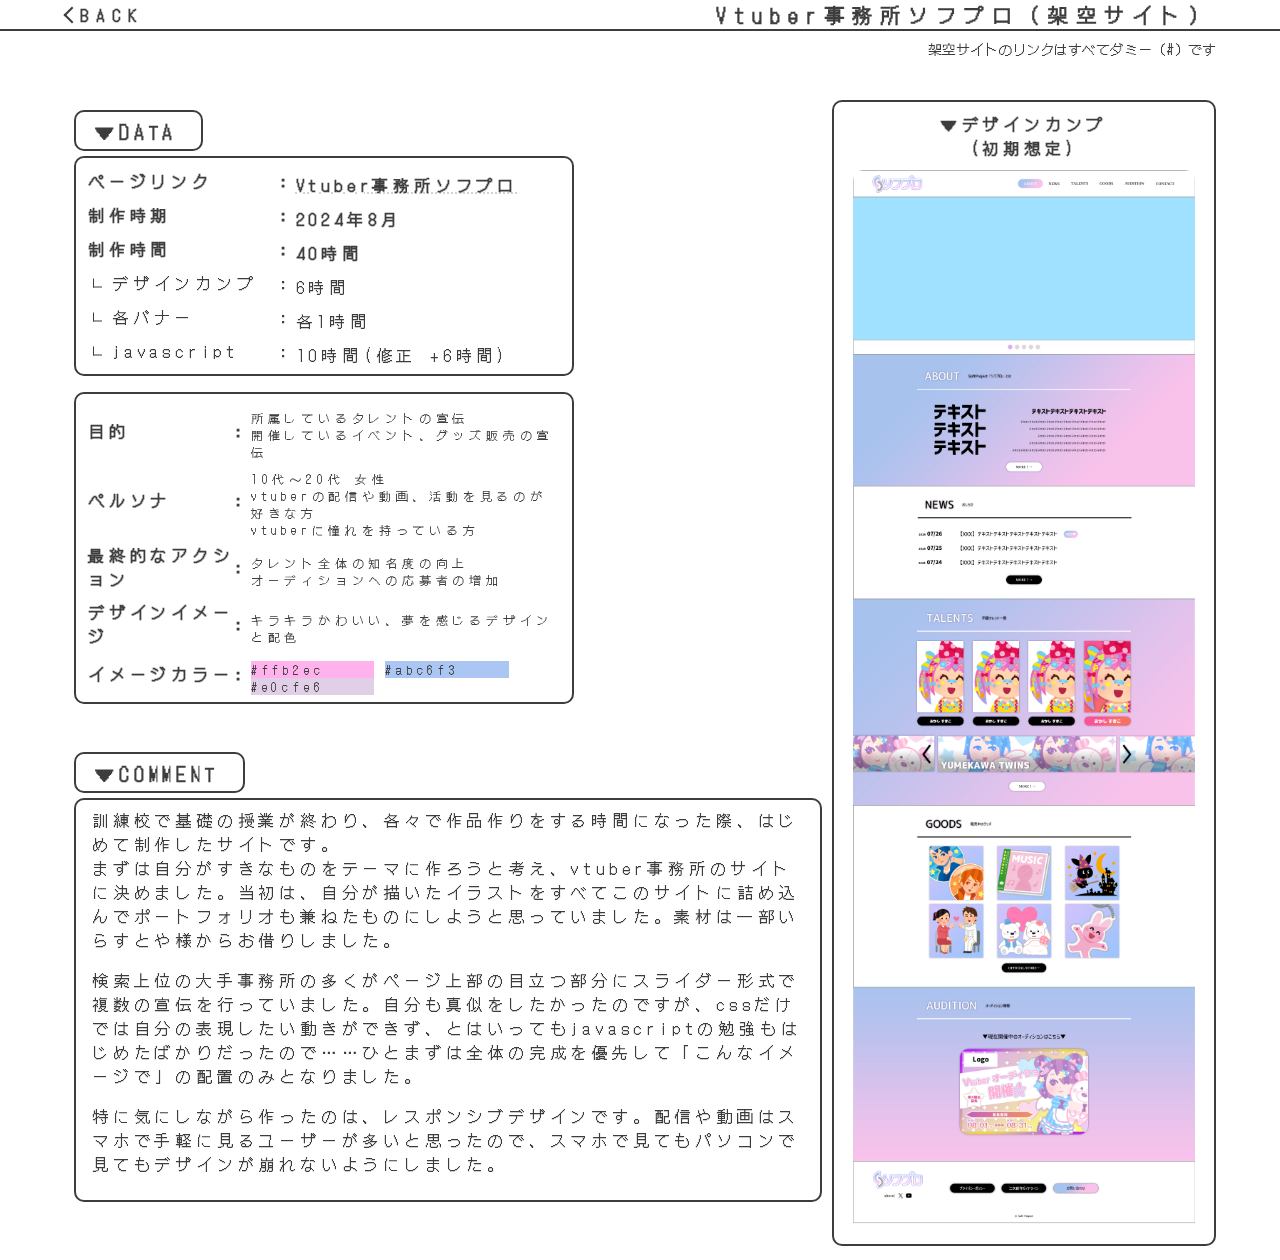
<file: portfolio/code-page/vtuber.html>
<!DOCTYPE html>
<html lang="ja">
<head>
    <meta charset="UTF-8">
    <meta name="viewport" content="width=device-width, initial-scale=1.0">
    <title>MIO Portfolio | 架空サイト Vtuber事務所サイト</title>
    <meta name="description" content="">
    <meta name="robots" content="none noimageindex">
    <!-- font -->
    <link rel="preconnect" href="https://fonts.googleapis.com">
    <link rel="preconnect" href="https://fonts.gstatic.com" crossorigin>
    <link href="https://fonts.googleapis.com/css2?family=DotGothic16&display=swap" rel="stylesheet">
    <!-- css/ js -->
    <link rel="stylesheet" href="codePage-style.css">
    <script src="codePage-script.js" defer></script>
</head>
<body>

<header id="sub-header">
    <div class="sub-title">
        <a href="#">BACK</a>
        <h2>Vtuber事務所ソフプロ（架空サイト）</h2>
    </div>
    <div class="line"></div>
    <p>架空サイトのリンクはすべてダミー（#）です</p>
</header>

<main>
    <div id="main-text">

        <h3>▼DATA</h3>
        <table>
            <tr>
                <th>ページリンク</th>
                <td class="table-main"><a href="../vtuber/vtuber-index.html" target="_blank">Vtuber事務所ソフプロ</a></td>
            </tr>

            <tr>
                <th>制作時期</th>
                <td class="table-main">2024年8月</td>
            </tr>
            <tr>
                <th>制作時間</th>
                <td class="table-main">40時間</td>
            </tr>
            <tr>
                <th class="table-sub">デザインカンプ</th>
                <td>6時間</td>
            </tr>
            <tr>
                <th class="table-sub">各バナー</th>
                <td>各1時間</td>
            </tr>
            <tr>
                <th class="table-sub">javascript</th>
                <td>10時間(修正 +6時間)</td>
            </tr>

        </table>

        <table class="composition">
            <tr>
                <th>目的</th>
                <td>所属しているタレントの宣伝<br>
                開催しているイベント、グッズ販売の宣伝</td>
            </tr>
            <tr>
                <th>ペルソナ</th>
                <td>10代～20代 女性<br>
                vtuberの配信や動画、活動を見るのが好きな方<br>
                vtuberに憧れを持っている方</td>
            </tr>
            <tr>
                <th>最終的なアクション</th>
                <td>タレント全体の知名度の向上<br>
                オーディションへの応募者の増加</td>
            </tr>
            <tr>
                <th>デザインイメージ</th>
                <td>キラキラかわいい、夢を感じるデザインと配色<br>
                </td>
            </tr>
            <tr>
                <th>イメージカラー</th>
                <td>
                    <span id="pink">#ffb2ec</span>
                    <span id="light-blue">#abc6f3</span>
                    <span id="light-purple">#e0cfe6</span>
                </td>
            </tr>


        </table>

        <h3>▼COMMENT</h3>
        <div class="comment">
            <p>訓練校で基礎の授業が終わり、各々で作品作りをする時間になった際、はじめて制作したサイトです。<br>
            まずは自分がすきなものをテーマに作ろうと考え、vtuber事務所のサイトに決めました。当初は、自分が描いたイラストをすべてこのサイトに詰め込んでポートフォリオも兼ねたものにしようと思っていました。素材は一部いらすとや様からお借りしました。</p>
            <p>検索上位の大手事務所の多くがページ上部の目立つ部分にスライダー形式で複数の宣伝を行っていました。自分も真似をしたかったのですが、cssだけでは自分の表現したい動きができず、とはいってもjavascriptの勉強もはじめたばかりだったので……ひとまずは全体の完成を優先して「こんなイメージで」の配置のみとなりました。</p>
            <p>特に気にしながら作ったのは、レスポンシブデザインです。配信や動画はスマホで手軽に見るユーザーが多いと思ったので、スマホで見てもパソコンで見てもデザインが崩れないようにしました。</p>
        </div>

    </div>

    <div id="main-side">
        <p>▼デザインカンプ<br>
        (初期想定)</p>
        <div class="side-img">
            <img src="../img/vtuber-design.jpg">
        </div>
    </div>



</main>

</body>
</html>
</file>
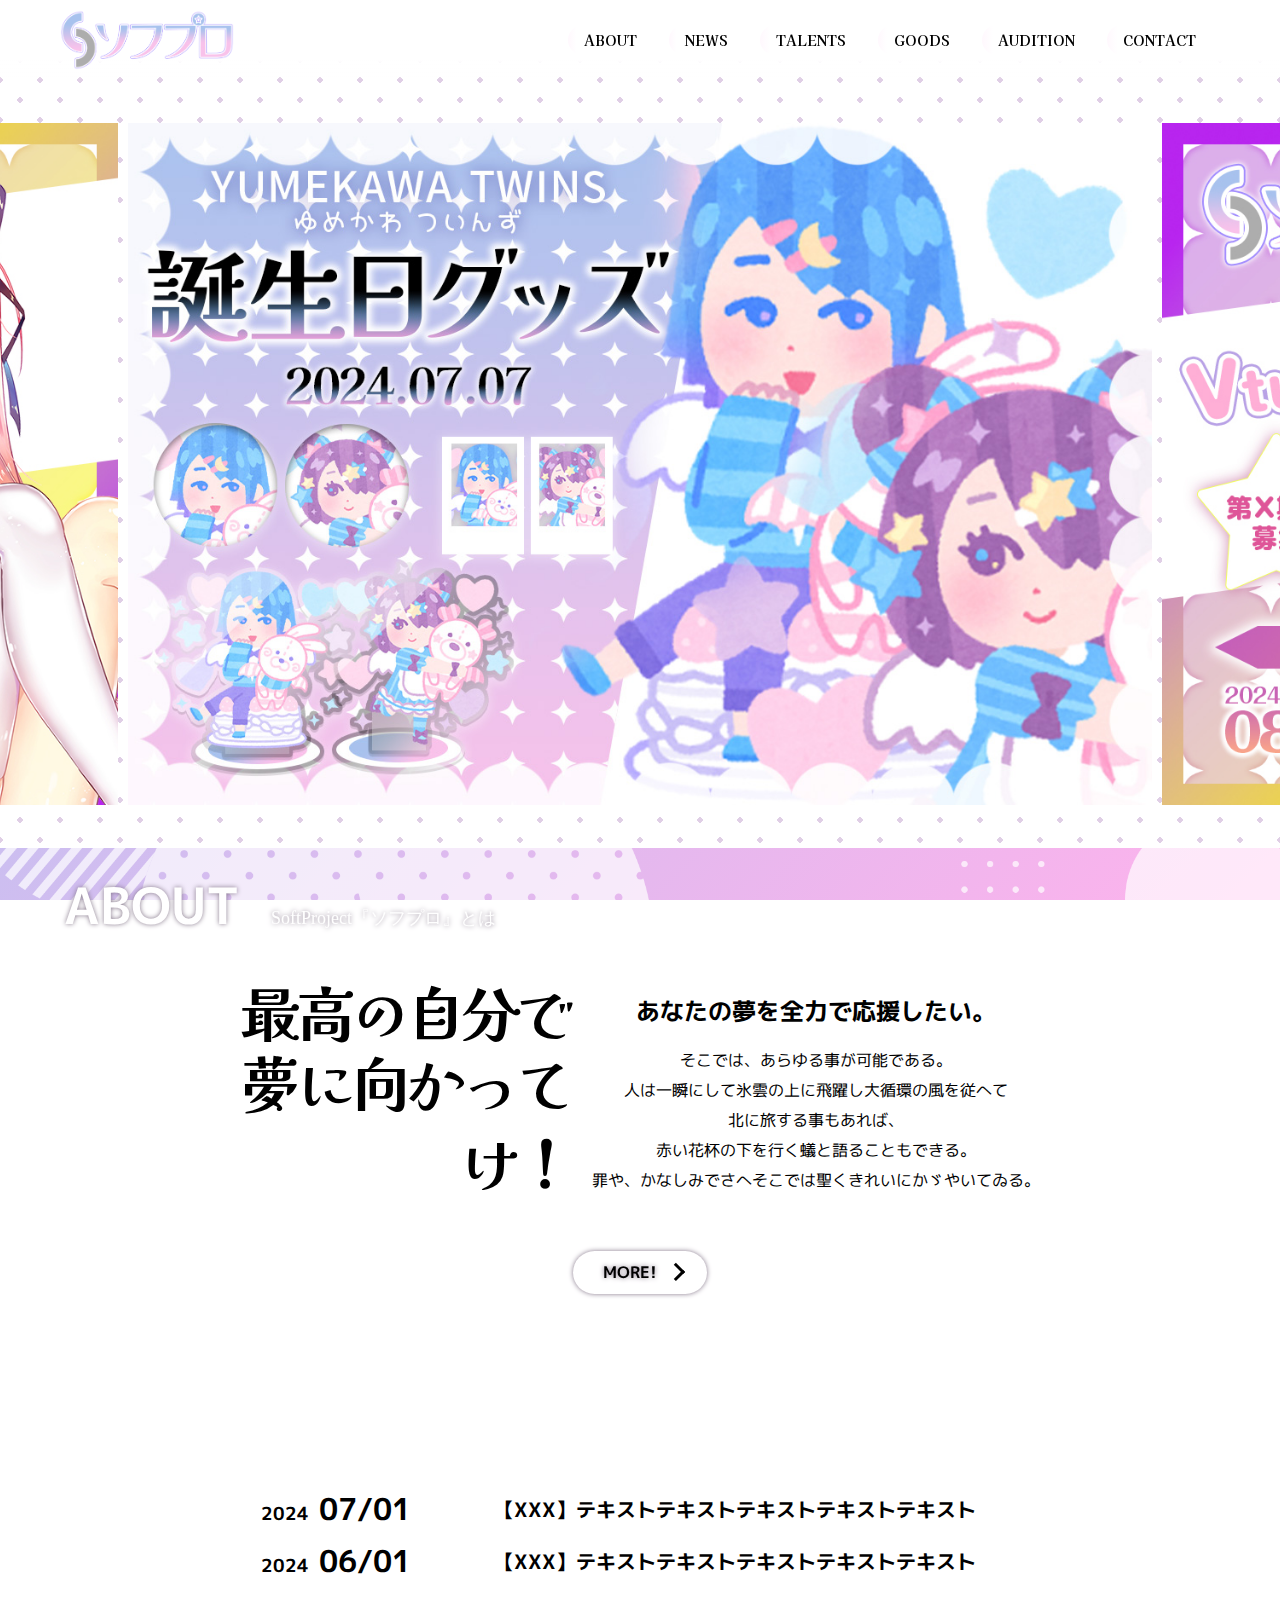
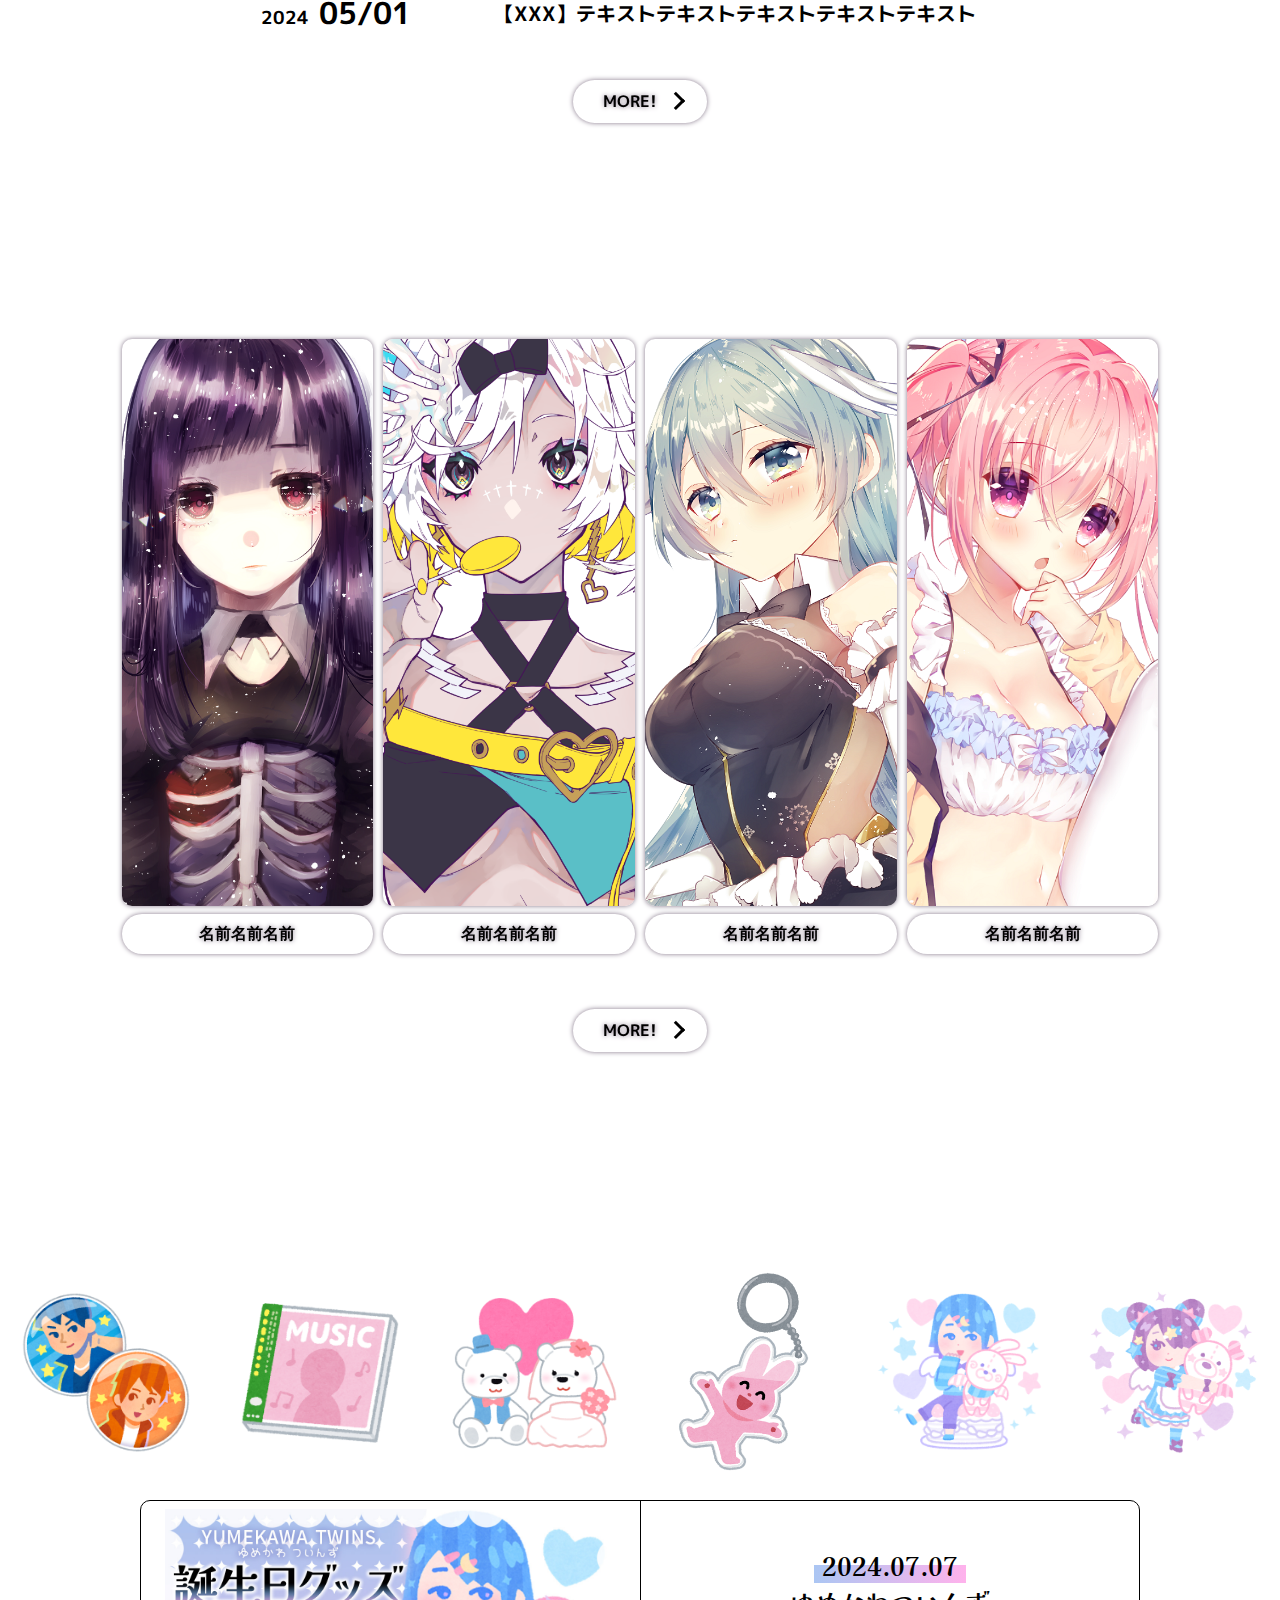
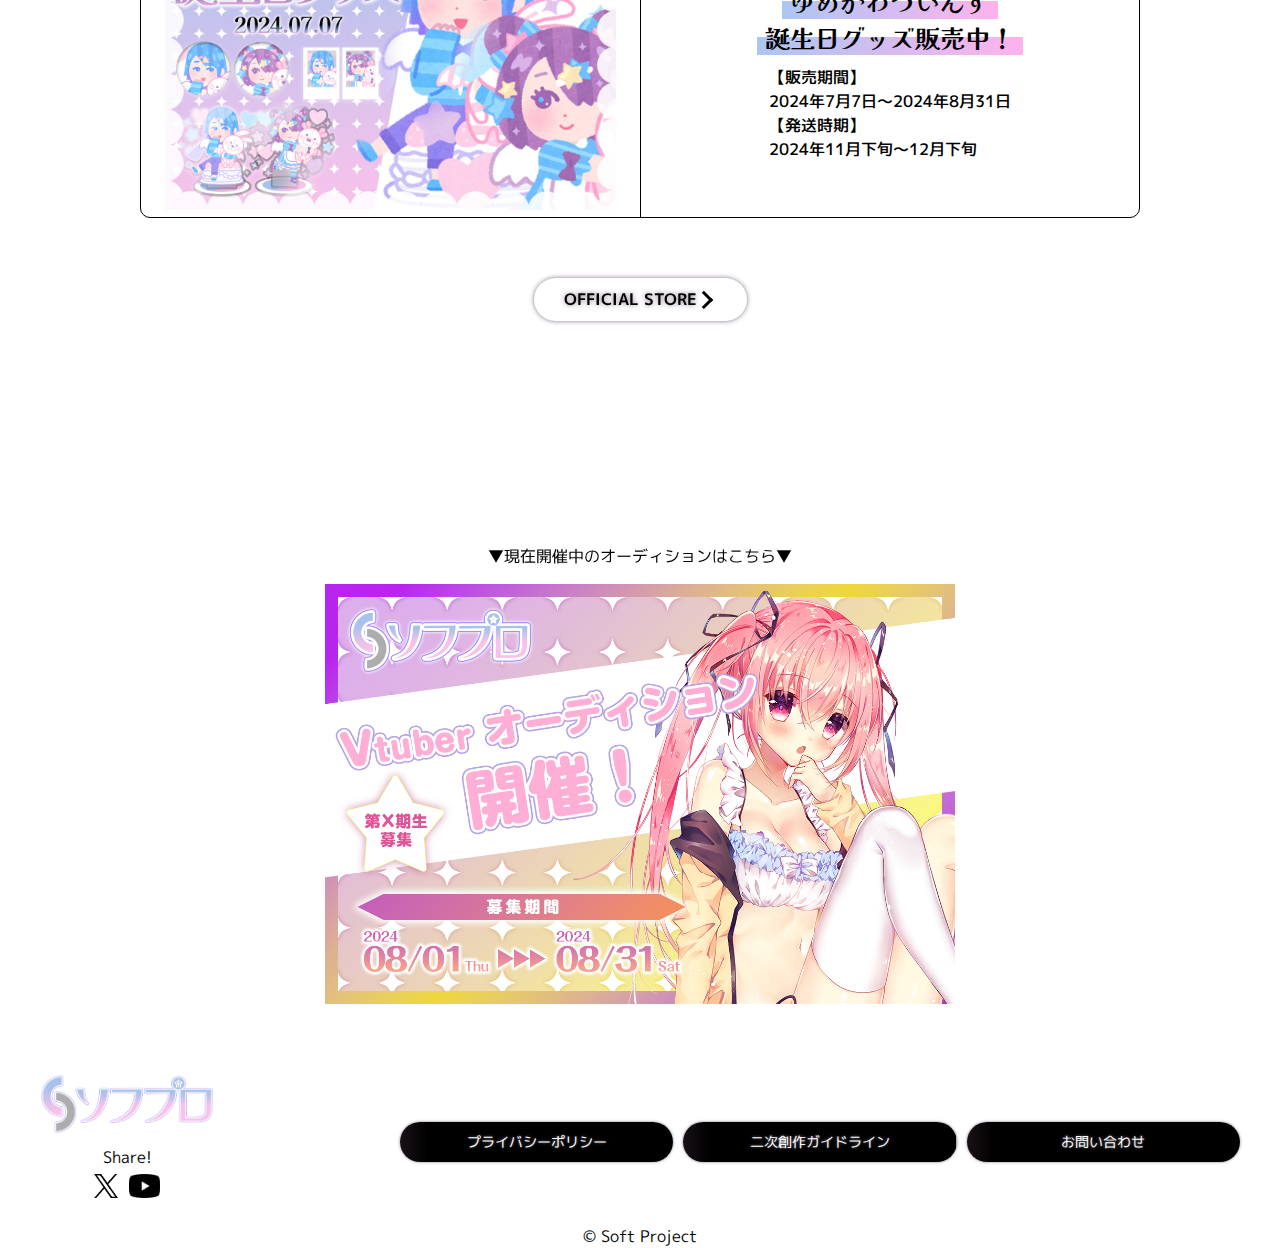
<file: portfolio/vtuber/vtuber-index.html>
<!DOCTYPE html>
<html lang="ja">

<head>

    <meta charset="UTF-8">
    <meta name="viewport" content="width=device-width, initial-scale=1.0">
    <title>ソフプロ公式サイト</title>
    <meta name="description" content="">
    <!-- フォント -->
    <link rel="preconnect" href="https://fonts.googleapis.com">
    <link rel="preconnect" href="https://fonts.gstatic.com" crossorigin>
    <link href="https://fonts.googleapis.com/css2?family=Kaisei+Opti:wght@400;500;700&family=Kosugi+Maru&family=M+PLUS+1p:wght@100;300;400;500;700;800;900&display=swap" rel="stylesheet">
    <!-- スタイルシート -->
    <link rel="stylesheet" href="vtuber-style.css">
    <script src="vtuber-script.js" defer></script>


</head>

<body>

<header>

    <!-- -----ハンバーガーメニュー----- -->
    <div class="menu">

        <!-- ボタン -->
        <input type="checkbox" id="btn-check">
        <label for="btn-check" class="menu-btn"><span></span></label>

        <!-- ハンバーガーメニュー -->
        <div class="menu-cont">
            <ul>
                <li><a href="#"><p>TOP</p>
                    <p>トップ</p>
                </a></li>

                <li><a href="#"><p>ABOUT</p>
                    <p>『ソフプロ』とは</p>
                </a></li>

                <li><a href="#"><p>NEWS</p>
                    <p>おしらせ</p>
                </a></li>

                <li><a href="#"><p>TALENTS</p>
                    <p>所属タレント一覧</p>
                </a></li>

                <li><a href="#"><p>GOODS</p>
                    <p>販売中のグッズ</p>
                </a></li>

                <li><a href="#"><p>AUDITION</p>
                    <p>オーディション情報</p>
                </a></li>

                <li><a href="#"><p>CONTACT</p>
                    <p>お問い合わせ</p>
                </a></li>
            </ul>
        </div>

    </div>


<div class="h-flex">

    <h1><a href="#"><img src="img/logo.png" alt="ソフプロロゴ"></a></h1>

    <div class="h-nav">
        <nav><ul>
        <li><a href="#">ABOUT</a></li>
        <li><a href="#">NEWS</a></li>
        <li><a href="#">TALENTS</a></li>
        <li><a href="#">GOODS</a></li>
        <li><a href="#">AUDITION</a></li>
        <li><a href="#">CONTACT</a></li>
        </nav></ul>
    </div><!-- .h-nav -->

</div><!-- h-flx -->
</header>

<div id="top">

    <div id="top-img">
        <img src="img/audition.jpg" alt="ソフプロｘ期生オーディションのバナー">
        <img src="img/headerimg.jpg" alt="ゆめかわついんず 誕生日グッズのバナー">
        <img src="img/audition.jpg" alt="ソフプロｘ期生オーディションのバナー">
    </div>

</div><!-- .top -->

<main>

<section><!-- about -->
<div id="about" class="grad">

    <div class="h2-flex">
    <h2>ABOUT</h2>
    <p>SoftProject『ソフプロ』とは</p>
    </div>
    <div class="h2line"></div>

    <div class="cont">


        <div class="about-flex">

            <div class="main-text">
                <p>最高の自分で<br>
                    夢に向かって<br>
                    <span>輝</span>け！
                </p>
            </div>

            <div class="text">
                <p>あなたの夢を全力で応援したい。</p>
                <p>
                    そこでは、あらゆる事が可能である。<br>
                    人は一瞬にして氷雲の上に飛躍し大循環の風を従へて<br>
                    北に旅する事もあれば、<br>
                    赤い花杯の下を行く蟻と語ることもできる。<br>
                    罪や、かなしみでさへそこでは聖くきれいにかゞやいてゐる。
                </p>
            </div>

        </div>

        <a href="#"><p class="btn">MORE!<p></a>
    </div>
</div>
</section>

<section><!-- news -->
<div id="news">

    <div class="h2-flex">
        <h2 class="black">NEWS</h2>
        <p class="black">おしらせ</p>
    </div>
    <div class="h2line blackline"></div>

    <div class="cont">

        <div class="news-box">
        <table>
            <tr>
                <th><time><span>2024</span>07/01</time></th>
                <td><a href="">【XXX】テキストテキストテキストテキストテキスト</a></td>
            </tr>
            <tr>
                <th><time><span>2024</span>06/01</time></th>
                <td><a href="">【XXX】テキストテキストテキストテキストテキスト</a></td>
            </tr>
            <tr>
                <th><time><span>2024</span>05/01</time></th>
                <td><a href="">【XXX】テキストテキストテキストテキストテキスト</a></td>
            </tr>
        </table>
        </div><!-- news-box -->

        <a href="#"><p class="btn">MORE!<p></a>

    </div><!-- cont -->
</div>
</section>

<section><!-- talents -->
<div id="talents" class="grad">

    <div class="h2-flex">
        <h2>TALENTS</h2>
        <p>所属タレント一覧</p>
    </div>
    <div class="h2line"></div>

    <div class="cont">

        <div class="talent-flex">

            <a href=""><div class="talent-box img1">
                <div class="talent-img"><span></span></div>
                <p>名前名前名前</p>
            </div></a>

            <a href=""><div class="talent-box img2">
                <div class="talent-img"><span></span></div>
                <p>名前名前名前</p>
            </div></a>

            <a href=""><div class="talent-box img3">
                <div class="talent-img"><span></span></div>
                <p>名前名前名前</p>
            </div></a>

            <a href=""><div class="talent-box img4">
                <div class="talent-img"><span></span></div>
                <p>名前名前名前</p>
            </div></a>

        </div><!-- tlt-flx -->

        <a href="#"><p class="btn">MORE!<p></a>
</div><!-- #talents -->
</section>

<section><!-- goods -->
<div id="goods">

    <div class="h2-flex">
        <h2 class="black">GOODS</h2>
        <p class="black">販売中のグッズ</p>
    </div>
    <div class="h2line blackline"></div>

    <div class="goods-flex">
        <div class="dammyimg"><img src="img/goods1.png"></div>
        <div class="dammyimg"><img src="img/goods2.png"></div>
        <div class="dammyimg"><img src="img/goods5.png"></div>
        <div class="dammyimg"><img src="img/goods6.png"></div>
        <div class="dammyimg"><img src="img/Vimg3.png"></div>
        <div class="dammyimg"><img src="img/Vimg4.png"></div>
    </div>

    <div class="cont">
        <div class="goods-img">
            <div class="img-box">
                <img src="img/headerimg.jpg">
            </div>

            <div class="text">
                <div class="goods-main">
                    <p>2024.07.07</p>
                    <p>ゆめかわついんず</p>
                    <p>誕生日グッズ販売中！</p>
                </div>

                <div class="goods-sub">
                    <p>【販売期間】</p>
                    <p>2024年7月7日～2024年8月31日</p>
                    <p>【発送時期】</p>
                    <p>2024年11月下旬～12月下旬</p>
                </div>

            </div>
        </div>

        <a href="#"><p class="btn">OFFICIAL STORE<p></a>
    </div>
</div>
</section>

<section><!-- audition -->
<div id="audition" class="grad">

    <div class="h2-flex">
        <h2>AUDITION</h2>
        <p>オーディション情報</p>
    </div>
    <div class="h2line"></div>

    <div class="cont">

        <p>▼現在開催中のオーディションはこちら▼</p>

        <a href="#">
            <div class="audition-img"></div>
        </a>
        
    </div>

</div>
</section>

</main>

<footer>

    <div class="f-flex">

    <div class="f-logo">
        <div class="logoimg">
            <a href="#"><h1><img src="img/logo.png"></h1></a>
        </div>
        <div class="share">
            <p>Share!</p>
            <a href=""><img src="img/logo-black.png"></a>
            <a href=""><img src="img/youtube.png"></a>
        </div><!-- share -->
    </div><!--f-logo -->

    <div class="guide">
        <nav>
            <ul>
        <li><a href="" class="f-btn">プライバシーポリシー</a></li>
        <li><a href="about.html#guideline" class="f-btn">二次創作ガイドライン</a></li>
        <li><a href="" class="f-btn">お問い合わせ</a></li>
            </ul>
        </nav>
    </div><!-- guide -->

    </div><!-- f-flx -->

    <p>&copy; Soft Project</p>

</footer>

</body>
</html>
</file>
<file: portfolio/about-style.css>
:root {
    --dot-font: 'DotGothic16', sans-serif;
    --fontSize-big: 50px;
    --grey: #3d3d3d;
    --light-grey: #c7c7c7;
    --black: #000;
}

*{
    box-sizing: border-box;
    margin: 0;
    padding: 0;
}

body {
    font-size: 100%;
    font-family: var(--dot-font);
    letter-spacing: 0.5rem;
    color: var(--grey);
    width: 100%;
    overflow: hidden scroll;
}
body::-webkit-scrollbar {
    display: none;
}

a {
    text-decoration: none;
    color: var(--grey);
}
a:hover {
    color: var(--light-grey);
}


/* 
ヘッダー
=========================================== */
#sub-header {
    width: 100%;
    height: 60px;
}
h2 {
    font-size: 30px;
    opacity: 0;
}
.sub-title {
    display: flex;
    justify-content: space-between;
    align-items: center;
    width: 90%;
    max-width: 1500px;
    margin: 0 auto;
}
.sub-title a {
    display: block;
    font-weight: bold;
    padding-left: 0px;
    position: relative;
    opacity: 0;
}
.sub-title a:before {
    display: inline-block;
    content: '';
    width: 10px;
    height: 10px;
    border-top: var(--grey) 2px solid;
    border-left: var(--grey) 2px solid;
    transform: translate(-50%, -50%) rotate(-45deg);
    position: absolute;
    left: -0.5rem;
    top: 50%;
    margin-right: 5px;
}
.sub-title a:hover:before {
    border-top: var(--light-grey) 2px solid;
    border-left: var(--light-grey) 2px solid;
}

.line {
    width: 100%;
    height: 2px;
    background-image: linear-gradient(90deg, var(--grey)50%, #fff 50%);
    background-size: 200%;
    opacity: 0;
}



#flex {
    height: calc(100vh - 70px);
    overflow: hidden;
    display: flex;
    width: 90%;
    max-width: 1500px;
    margin: 0 auto;
}


/* 
サイドメニュー
========================================== */
#about-side {
    width: 30%;
    min-width: 120px;
    max-width: 200px;
    text-align: center;
    padding: 10px 0;
    margin-right: 10px;
    opacity: 0;
}

#image {
    background-image: url(img/my.jpg);
    background-size: cover;
    width: 90%;
    aspect-ratio: 1 / 1;
    border-radius: 50%;
    margin: 0 auto;
}
#icon p {
    font-size: 20px;
    font-weight: bold;
}

li {
    list-style: none;
}
button {
    display: inline-block;
    height: 2rem;
    margin: 2px 0;
    font-family: var(--dot-font);
    background-color: #ffffff00;
    border: none;
    color: var(--grey);
    font-weight: bold;
    letter-spacing: 0.2rem;
    cursor: pointer;
    opacity: 0;
}
button:hover {
    color: var(--light-grey);
}

#menu {
    position: relative;
    margin-top: 1rem;
    padding: 0.5rem 0;
    border: 1px solid var(--grey);
    border-radius: 8px;
    height: fit-content;
}
.checked {
    position: absolute;
    transform: translate(-50%, 0%);
    top: 12px;
    left: 50%;
    display: block;
    width: 95%;
    height: 2rem;
    border-radius: 5px;
    background-color: #f2f2f2;
    z-index: -999;
    transition: all 0.3s;
}
.skill-check-btn {
    top: 48px;
}
.comment-check-btn {
    top: 84px;
}


/* 
コンテント
========================================== */
#about-main {
    width: 100%;
    border-radius: 10px;
    border: 2px solid var(--grey);
    padding: 10px 20px;
    letter-spacing: 0.2rem;
    overflow: hidden auto;
    opacity: 0;
}
#about-main::-webkit-scrollbar {
    display: none;
}
h3 {
    opacity: 0;
}

#myself,
#skill,
#comment {
    padding-bottom: 1.5rem;
    display: grid;
    gap: 10px;
    grid-template-columns: 1fr 1fr;
}
#skill {
    display: none;
    grid-template-columns: 1fr;
}
#comment {
    display: none;
}

.cont {
    width: 100%;
    margin: 5px;
    overflow: hidden;
}
.cont .line {
    margin-bottom: 0.5rem;
}
.cont p {
    padding: 0.5rem 1rem;
    opacity: 0;
}

@media screen and (max-width: 750px){
    #myself,
    #skill,
    #comment {
        grid-template-columns: 1fr;
    }
}

@media screen and (max-width: 500px){
    #flex {
        display: block;
    }
    #about-side {
        display: grid;
        grid-template-columns: 1fr 1fr;
        width: 100%;
        max-width: 100%;
        height: 170px;
    }
    #icon {
        width: 100%;
        height: 100%;
    }
    #image {
        width: 120px;
    }
    #about-main {
        height: calc(100vh - 240px);
    }
    
}
</file>
<file: portfolio/code-style.css>
:root {
    --dot-font: 'DotGothic16', sans-serif;
    --fontSize-big: 50px;
    --grey: #3d3d3d;
    --light-grey: #c7c7c7;
    --black: #000;
}

*{
    box-sizing: border-box;
    margin: 0;
    padding: 0;
}

body {
    font-size: 100%;
    font-family: var(--dot-font);
    letter-spacing: 0.5rem;
    color: var(--grey);
    width: 100%;
    overflow: hidden scroll;
}

a {
    text-decoration: none;
    color: var(--grey);
}
a:hover {
    color: var(--light-grey);
}


/* 
ヘッダー
=========================================== */
#sub-header {
    width: 100%;
    height: 100px;
}
h2 {
    font-size: 30px;
    opacity: 0;
}
.sub-title {
    display: flex;
    justify-content: space-between;
    align-items: center;
    width: 90%;
    max-width: 1500px;
    margin: 0 auto;
}
.sub-title a {
    display: block;
    font-weight: bold;
    padding-left: 0px;
    position: relative;
    opacity: 0;
}
.sub-title a:before {
    display: inline-block;
    content: '';
    width: 10px;
    height: 10px;
    border-top: var(--grey) 2px solid;
    border-left: var(--grey) 2px solid;
    transform: translate(-50%, -50%) rotate(-45deg);
    position: absolute;
    left: -0.5rem;
    top: 50%;
    margin-right: 5px;
}
.sub-title a:hover:before {
    border-top: var(--light-grey) 2px solid;
    border-left: var(--light-grey) 2px solid;
}

#sub-header p {
    font-size: 14px;
    text-align: right;
    padding-top: 0.5rem;
    letter-spacing: 0;
    width: 90%;
    max-width: 1500px;
    margin: 0 auto;
    opacity: 0;
}

.line {
    width: 100%;
    height: 2px;
    background-image: linear-gradient(90deg, var(--grey)50%, #fff 50%);
    background-size: 200%;
    opacity: 0;
}

/* 
本文
======================================= */
.grid {
    display: grid;
    gap: 2rem;
    grid-template-columns: repeat(auto-fit, 300px);
    justify-content: center;
}


/* 
grid-box 
===========================================*/
.grid-box {
    /* background-color: aqua; */
    padding: 0.7rem;
    border-radius: 10px;
    height: 250px;
    width: 100%;
    margin: 0 auto;
    box-shadow: 0px 0px 5px #fff;
    transition: all 0.3s;
    opacity: 0;
}
.grid-box:hover {
    box-shadow: 0px 0px 5px var(--grey);
}


.boxImg {
    /* background-color: #ba5757; */
    width: 280px;
    aspect-ratio: 5 / 3;
    border-radius: 10px;
    margin: 0 auto;
    background-size: cover;
    background-position: center;
    transition: all 0.3s;
}
.vtuber {
    background-image: url(img/audition.jpg);
}
.aquarium {
    background-image: url(img/kurage.jpg);
}
.portfolio {
    background-image: url(img/index-design.jpg);
}
a:hover .boxImg {
    scale: 1.05;
}
.grid-box p {
    text-align: center;
    font-weight: bold;
    letter-spacing: 0.1rem;
    margin-top: 1.5rem;
    font-size: 14px;
}
</file>
<file: portfolio/aquarium/aquarium-style.css>
* {
    margin: 0;
    padding: 0;
    box-sizing: border-box;
}

body {
    font-size: 18px;
    color: #081653;
    text-align: center;
    font-family: "Noto Sans JP", "M PLUS 1p", sans-serif;
    width: 100%;
    /* background-color: #14162e; */
}

a {
    text-decoration: none;
    color: #081653;
    transform: rotate(0.05deg);
}

a:hover {
    color: #217da4;
}

li {
    list-style: none;
}

.cont {
    width: 1000px;
    margin: 0 auto;
    margin-bottom: 150px;
}

.cont-L {
    width: 1500px;
    margin: 0 auto;
    margin-bottom: 150px;
}


/* -----------h2----------- */

h2 {
    display: inline-block;
    font-family: "M PLUS 1p";
    font-size: 35px;
    font-weight: 800;
    position:relative;
}

h2:before {
    display: inline-block;
    content: "";
    height: 40px;
    width: 40px;
    background-image: url(img/kurage-h2.png);
    background-size: contain;
    background-repeat: no-repeat;
    position: absolute;
    top: 5px;
    left: -50px;
}

h2:after {
    display: inline-block;
    content: "";
    height: 40px;
    width: 40px;
    background-image: url(img/kurage-h2.png);
    background-size: contain;
    background-repeat: no-repeat;
    position: absolute;
    top: 5px;
    right: -50px;
}

.h2-line {
    background: #217da4;
    height: 3px;
    width: 100%;
}

.h2-p {
    font-weight: 900;
    font-size: 15px;
    margin-top: 10px;
    margin-bottom: 30px;
    font-family: "M PLUS 1p";
    transform: rotate(0.05deg);
}


/* -----------btn----------- */

.btn {
    display: inline-block;
    background: linear-gradient(45deg, #081653, #217da4, #fe8954);
    background-size: 150%;
    background-position: 1% 50%;
    padding: 30px 80px 30px 50px;
    color: #fff;
    border-radius: 50px;
    position: relative;
    transition: all 0.3s;
    margin-top: 50px;
}

.btn:hover {
    background-position: 100% 50%;
}

.btn::after {
    display: inline-block;
    content: "";
    height: 30px;
    width: 30px;
    background-image: url(img/icon/maru.png);
    background-size: contain;
    background-repeat: no-repeat;
    filter: brightness(100);
    position: absolute;
    top: 28px;
    right: 30px;
    transition: all 0.2s;
}

.btn:hover::after {
    right: 20px;
}

/* ----------loading----------- */

#loading {
    transition: all 0.3s;
    background-color: #fff;
    position: fixed;
    z-index: 999;
    inset: 0;
    display: grid;
    place-items: center;
}

.loaded {
    opacity: 0;
    visibility: hidden;
}

.load-kurage {
    display: flex;
    justify-content: center;
}

.load-kurage span {
    display: inline-block;
    background-image: url(img/kurage-h2.png);
    background-size: contain;
    background-repeat: no-repeat;
    content: "";
    height: 50px;
    width: 50px;
    margin: 0 5px;
}

.load-kurage span.k1 {
    animation: kurage1 3s linear infinite;
}

.load-kurage span.k2 {
    animation: kurage2 3s linear infinite;
    transform: translate(-50%, -50%);
}

.load-kurage span.k3 {
    animation: kurage3 3s linear infinite;
}

@keyframes kurage1 {
    0% {
        transform: translateY(0%);
    }
    20% {
        transform: translateY(-50%);
        filter: brightness(2.0) hue-rotate(-45deg);
    }
    40% {
        transform: translateY(0%);
        filter: brightness(1.0)  hue-rotate(0deg);
    }
    60% {
        transform: translateY(0%);
    }
    80% {
        transform: translateY(0%);
    }
    100% {
        transform: translateY(0%);
    }
}
@keyframes kurage2 {
    0% {
        transform: translateY(0%);
    }
    20% {
        transform: translateY(0%);
    }
    40% {
        transform: translateY(-50%);
        filter: brightness(2.0) hue-rotate(-45deg);
    }
    60% {
        transform: translateY(0%);
        filter: brightness(1.0) hue-rotate(0deg);
    }
    80% {
        transform: translateY(0%);
    }
    100% {
        transform: translateY(0%);
    }
}
@keyframes kurage3 {
    0% {
        transform: translateY(0%);
    }
    20% {
        transform: translateY(0%);
    }
    40% {
        transform: translateY(0%);
    }
    60% {
        transform: translateY(-50%);
        filter: brightness(2.0) hue-rotate(-45deg);
    }
    80% {
        transform: translateY(0%);
        filter: brightness(1.0) hue-rotate(0deg);
    }
    100% {
        transform: translateY(0%);
    }
}


/* ------------header-------------- */

.h-flx {
    display: flex;
    justify-content: space-between;
    position: relative;
    height: 100px;
}

header .logo img {
    margin-top: 15px;
    margin-left: 20px;
    height: 60px;
    z-index: 1000;
}

.h-nav ul {
    display: flex;
    justify-content: space-between;
    margin-top: 20px;
    margin-right: 150px;
}

.h-nav li {
    font-size: 12px;
    font-weight: 600;
    width: 130px;
    margin: 0 10px;
}

.h-nav li img {
    height: 30px;
}

.h-nav a:hover {
    color: #081653;
}

.h-nav li:hover {
    filter: brightness(7.5) hue-rotate(160deg);
}

/* ------ハンバーガーメニュー------ */

.menu-display {
    display: none;
}

/* ボタン */
.menu-btn {
    content: "";
    height: 45px;
    width: 45px;
    border-radius: 5px;
    background-color: #081653;
    position: fixed;
    right: 20px;
    top: 20px;
    display: flex;
    justify-content: center;
    align-items: center;
    transition: all 0.3s;
    z-index: 1000;
} 

#menu-check {
    display: none;
}

.menu-btn span,
.menu-btn span:before,
.menu-btn span:after {
    content: "";
    width: 25px;
    height: 4px;
    border-radius: 5px;
    background-color: #ffffff;
    position: absolute;
    transition: all 0.3s;
}

.menu-btn span:before {
    top: 10px;
}

.menu-btn span:after {
    bottom: 10px;
}

#menu-check:checked ~
.menu-btn span {
    background-color: rgba(255, 255, 255, 0);
    background-color: rgba(8, 22, 83, 0);

}

#menu-check:checked ~
.menu-btn span:before {
    top: 0;
    transform: rotate(-45deg);
    background-color: #081653;
}

#menu-check:checked ~
.menu-btn span:after {
    bottom: 0;
    transform: rotate(45deg);
    background-color: #081653;
}

#menu-check:checked ~
.menu-btn {
    background-color: #d2d2d2;
}

/* メニュー */
.menu-cont {
    display: block;
    background: linear-gradient(180deg, rgba(8, 22, 83, 0.6), rgba(33, 125, 164, 0.6), rgba(255, 255, 255, 0.6));
    height: 0;
    width: 100%;
    padding-top: 0;
    z-index: 800;
    position: fixed;
    top: 0;
    left: 0;
    transition: all 0.5s;
    overflow: hidden;
    /* スクロールバー */
    overflow-y: scroll;
    scrollbar-width: none;
}

#menu-check:checked ~ 
.menu-cont {
    height: 100vh;
    padding-top: 0px;
    padding-bottom: 30px;
}

.menu-cont .share-flx {
    padding: 25px 0 15px 0;
}

.menu-cont .share-flx img {
    height: 30px;
    margin: 0 10px;
}


.menu-cont ul {
    padding: 0 20px;
}

.menu-cont li {
    background: linear-gradient(45deg, rgba(8, 22, 83, 0.8), rgba(33, 125, 164, 0.8), rgba(254, 137, 84, 0.8));
    background-size: 150%;
    background-position: 1% 50%;
    height: 60px;
    border-bottom: #fff 2px solid;
    display: flex;
    align-items: center;
    padding-left: 15px;
    transition: all 0.3s;
    font-weight: 500;
    font-size: 18px;
    position: relative;
}

.menu-cont li img {
    height: 25px;
    filter: brightness(100);
    margin-right: 10px;
}

.menu-th p {
    padding-top: 5px;
}

.menu-cont a {
    color: #fff;
}

.menu-cont a:hover li{
    background-position: 100% 50%;

}


/* --------アコーディオン-------- */

.event-menu, 
.price-menu {
    height: 0;
    overflow: hidden;
    transition: all 0.5s;
}

.event-menu li,
.price-menu li,
.menu-tab.t2 {
    height: 45px;
    font-size: 14px;
    font-weight: 400;
    padding-left: 30px;
    filter: brightness(1.5);
}

#event-check,
#price-check {
    display: none;
}

.menu-cont-btn {
    display: inline-block;
    content: "";
    height: 60px;
    width: 60px;
    position: absolute;
    transform: translateY(-62px);
    right: 20px;
    display: flex;
    justify-content: center;
    align-items: center;
}

.menu-cont-btn span,
.menu-cont-btn span:before {
    content: "";
    width: 20px;
    height: 3px;
    border-radius: 3px;
    background-color: #fff;
    position: absolute;
    transition: all 0.3s;
}

.menu-cont-btn span:before {
    transform: rotate(90deg);
}


/* イベント */
#event-check:checked ~ 
.menu-cont-btn span:before {
    transform: rotate(0deg);
    background-color: rgba(255, 255, 255, 0);
}

#event-check:checked ~ 
.event-menu {
    height: calc(45px*4);
}

/* 料金 */
#price-check:checked ~ 
.menu-cont-btn span:before {
    transform: rotate(0deg);
    background-color: rgba(255, 255, 255, 0);
}

#price-check:checked ~ 
.price-menu {
    height: calc(45px*4);
}


/* header上部固定 */
header {
    background: #fff;
    position: fixed;
    z-index: 500;
    top: -1px;
    left: 0;
    width: 100%;
    filter: drop-shadow(0px 5px 5px rgba(8, 22, 83, 0.5));
}

header svg {
    position: absolute;
    transform: translateY(90%); 
    bottom: 0;
    left: 0;
    width: 100%;
}


/* ----------topに戻るボタン----------- */

.top-back {
    height: 70px;
    transform: rotate(-90deg);
    filter: opacity(50%);
    position: fixed;
    bottom: 50px;
    right: 50px;
    transition: 0.3s;
    z-index: 500;
}

.top-back:hover {
    bottom: 60px;
    filter: opacity(70%) brightness(6.0);

}


/* ---------top---------- */

.top {
    margin-top: 100px;
}

.top img {
    width: 100%;
}

.main-img {
    position: relative;
}

/* ----なみなみ---- */

.mainimg-bottom {
    width: 100%;
    overflow: hidden;
    bottom: 0;
    height: 150px;
    z-index: 50;
    position: absolute;
}

.roop-relative {
    width: 100%;
    height: 100%;
    position: relative;
    z-index: 100;
}

.roop {
    display: flex;
    width: 100%;
    position: absolute;
    bottom: 0;
}

.r2 {
    left: -30%;
}

.r3 {
    left: -60%;
}

.roop img {
    width: 100%;
    filter: brightness(100);
}

.nami1 {
    animation: nami 10s linear infinite;
    opacity: 0.2;
}

.nami2 {
    animation: nami 20s linear infinite;
    opacity: 0.4;
}

.nami3 {
    animation: nami 35s linear infinite;
}

@keyframes nami {
    0% {
        transform: translateX(0);
    }
    to {
        transform: translateX(-100%);
    }
}


/* -----info---- */
.today-info {
    display: flex;
    justify-content: space-between;
    margin-top: 50px;
    font-family: "M PLUS 1p";
}

.info-box {
    width: 32%;
    height: 250px;
    border: #081653 6px solid;
    border-radius: 20px;
    font-size: 30px;
    position: relative;
}

.info-th {
    background: #081653;
    color: #fff;
    height: 100px;
    display: flex;
    justify-content: center;
}

.info-th img {
    height: 50px;
    width: auto;
    object-fit: contain;
    filter: brightness(100);
    margin-right: 15px;
    margin-top: 25px;
}

.info-th p {
    margin-top: 25px;
    font-weight: 500;
}

.info-td {
    font-weight: 800;
    position: absolute;
    width: 100%;
    top: 70%;
    left: 50%;
    transform: translateY(-50%) translateX(-50%);
}

.info-td p {
    line-height: 1;
}

.b-txt {
    font-size: 50px;
}


/* ----------news---------- */

.news li {
    width: 100%;
    text-align: left;
    border-bottom: #d2d2d2 1px solid;
    padding: 10px 50px;
    font-size: 25px;
    position: relative;
}

.news li:nth-child(n+2) {
    margin-top: 20px;
}

.news time {
    margin-right: 80px;
}

.news li a::after {
    display: inline-block;
    content: "";
    height: 30px;
    width: 30px;
    background-image: url(img/icon/maru.png);
    background-size: contain;
    background-repeat: no-repeat;
    position: absolute;
    bottom: 10px;
    right: 50px;
    transition: all 0.2s;
}

.news li a:hover::after {
    right: 40px;
}


/* --------topics-------- */

.topics-flx {
    display: flex;
    justify-content: space-between;
}

.topics img {
    width: calc(280%/3);
    height: auto;
}

.topics-box a:hover img {
    filter: contrast(0.7) brightness(1.2);
}

.topics-box p {
    font-weight: bold;
    padding-top: 10px;
}


/* -----------evevt------------- */

.event-flx {
    display: flex;
    flex-wrap: wrap;
    justify-content: space-between;
}

.event-box {
    font-weight: bold;
}

.event-img {
    width: 350px;
    height: 350px;
    object-fit: cover;
    border-radius: 50%;
    overflow: hidden;
}

.event-img img {
    width: 100%;
    height: 100%;
    object-fit: cover;
    transition: 0.3s;    
}

.event-box a:hover .event-img img {
    filter: contrast(0.7) brightness(1.2);
    transform: scale(1.1);
}

.event-th {
    padding: 5px 0;
}

.event-time {
    display: inline-block;
    background: #081653;
    color: #fff;
    padding: 3px 30px;
    border-radius: 50px;
}


/* ---------map---------- */

.map-flx {
    display: flex;
    justify-content: space-between;
}

.map-flx:nth-child(n+2) {
    margin-top: 100px;
}

.map img {
    width: calc(95%/2);
    border-radius: 30px;
}


/* -------------price------------ */

.price li {
    width: 100%;
    background: #d2d2d2;
    margin: 30px auto;
    border-radius: 25px;
    height: 80px;
    font-size: 25px;
    position: relative;
    font-family: "M PLUS 1p";
    font-weight: 700;
}

.old {
    position: absolute;
    transform: translateY(-50%);
    top: 50%;
    left: 50px;
    
}

.old-price {
    position: absolute;
    transform: translateY(-50%);
    top: 50%;

    right: 50px;
}

.price img {
    width: 800px;
    margin: 50px auto;
}

.price img:hover {
    filter: contrast(0.7) brightness(1.2);
}

.price-flx {
    display: flex;
    justify-content: center;
}

.price-flx .btn {
    margin: 0 20px;
}


/* -------access------- */

.access-flx {
    display: flex;
    justify-content: center;
} 

.access iframe {
    width: 50%;
}

.access-txt {
    position: relative;
    width: 50%;
}

.access-txt table {
    text-align: left;
    font-weight: bold;
    margin-left: 10px;
    position: absolute;
    transform: translateY(-50%);
    top: 50%;
}

th,td {
    height: 50px;
}

th {
    width: 130px;
}



/* ---------footer---------- */

footer {
    background: linear-gradient(0deg, #081653, #217da4);
    position: relative;
}

footer svg {
    position: absolute;
    top: -5px;
    left: 0;
}

.share-flx {
    padding-top: 80px;
    display: flex;
    justify-content: center;
}

.share-flx img {
    height: 30px;
    margin: 0 10px;
}

.f-nav ul {
    display: flex;
    justify-content: center;
}

.f-nav li {
    margin: 50px 10px 0 10px;
}

.f-nav a:hover {
    color: #fff;
}

footer p {
    color: #fff;
    font-size: 12px;
    padding-bottom: 20px;
}


/* --------タブレット--------- */
@media screen and (max-width: 1600px){

    h2 {
        font-size: 30px;
    }

    h2:before {
        height: 40px;
        width: 40px;
        top: 0;
    }
    
    h2:after {
        height: 40px;
        width: 40px;
        top: 0;
    }

    .cont {
        width: 90%;
        margin-bottom: 100px;
    }
    
    .cont-L {
        width: 95%;
        margin-bottom: 100px;
    }
    
/* ------------header----------- */

.h-flx {
    height: 90px;
}


.h-nav ul {
    margin-right: 30px;
}

.h-nav li img {
    height: 30px;
}

.top {
    margin-top: 90px;
}

.h-nav li {
    width: 130px;
    margin: 0;
}



/* -------news--------- */

.news li {
    padding: 10px 30px;
    font-size: 20px;
}

.news time {
    margin-right: 30px;
}


/* --------info--------- */

.today-info {
    flex-wrap: wrap;
    justify-content: center;
    margin-top: 30px;
}

.info-box {
    height: 210px;
    margin: 10px 1%;
    width: 44%;
}

.info-box:first-child {
    width: 90%;
}

.info-th {
    height: 80px;
}

.info-th img {
    height: 45px;
    margin-right: 5px;
    margin-top: 15px;
}

.info-th p {
    margin-top: 16px;
    font-size: 30px;
}

.info-td {
    font-size: 25px;
}


/* -------event-------- */

.event-flx {
    display: flex;
    justify-content: center;
}

.event-box {
    font-weight: bold;
    margin: 0 3px;
    text-align: center;
}


.event-img {
    width: 170px;
    height: 170px;
    margin: 0 auto;
}

/* -------price------- */

.price img {
    width: 80%;
    margin: 50px auto;
}


/* -------access--------- */

.access iframe {
    width: 50%;
    height: 250px;
}

.access-txt table {
    margin-left: 10px;
}

th {
    width: 100px;
}


/* --------footer-------- */

footer svg {
    position: absolute;
    top: -1px;
    left: 0;
}

.f-nav ul {
    display: flex;
    justify-content: center;
    flex-wrap: wrap;
    margin-top: 30px;
}

.f-nav li {
    margin: 10px;
}

.f-nav a:hover {
    color: #fff;
}

.f-logo {
    width: 400px;
}

}


/* -------スマホ------ */
@media screen and (max-width: 750px){

    .btn {
        padding: 20px 60px 20px 40px;
    }
    
    .btn::after {
        height: 20px;
        width: 20px;
        top: 25px;
    }    

    
/* ------------header----------- */

header {
    text-align: left;
}

.h-flx {
    display: block;
    height: 75px;
}

header .logo img{
    margin-top: 15px;
    margin-left: 15px;
    height: 50px;
}

.h-nav ul {
    display: none;
}

.menu-display {
    display: block;
}


.top {
    margin-top: 60px;
}

.top-back {
    height: 60px;
    bottom: 20px;
    right: 20px;
    z-index: 500;
}


/* -------news--------- */

.news li {
    padding: 10px;
    font-size: 18px;
}

.news time {
    margin-right: 0px;
    display: block;
    font-size: 14px;
}

.news li a::after {
    display: none;
}


/* --------info--------- */

.today-info {
    display: block;
    margin-top: 30px;
}

.info-box {
    height: 150px;
    margin: 10px auto;
    width: 90%;
}

.info-th {
    height: 60px;
}

.info-th img {
    height: 40px;
    margin-right: 5px;
    margin-top: 8px;
}

.info-th p {
    margin-top: 8px;
    font-size: 25px;
}

.info-td {
    font-size: 20px;
}

.b-txt {
    font-size: 35px;
}


/* --------topics-------- */

.topics-flx {
    display: block;
    justify-content: space-between;
}

.topics-box {
    margin-bottom: 30px;
}

.topics img {
    width: calc(250%/3);
    height: auto;
}

.topics-box a:hover img {
    filter: contrast(0.7) brightness(1.2);
}

.topics-box p {
    font-weight: bold;
    padding-top: 0;
}


/* -------event-------- */

.event-flx {
    display: block;
    justify-content: center;
}

.event-box {
    font-weight: bold;
    margin: 50px 0px;
    text-align: center;
}

.event-img {
    width: 250px;
    height: 250px;
    margin: 0 auto;
}


/* ---------map---------- */

.map-flx {
    display: flex;
    justify-content: center;
    flex-wrap: wrap;
}

.map-flx:nth-child(n+2) {
    margin-top: 0;
    flex-wrap: wrap-reverse;
}

.map .btn {
    font-size: 16px;
} 

.map img {
    width: 90%;
    margin: 10px;
}


/* -------price------- */

.price li {
    margin: 10px auto;
    border-radius: 20px;
    height: 50px;
    font-size: 16px;
}

.old {
    left: 20px;
    
}

.old-price {
    right: 20px;
}

.price-flx {
    display: block;
}

.price-flx .btn {
    margin: 0;
}

.btn.b2 {
    margin-top: 10px;
    padding: 20px 70px 20px 50px;
}

.price img {
    width: 90%;
    margin: 30px auto;
}


/* -------access--------- */

.access-flx {
    display: block;
} 

.access-txt {
    width: 100%;
    font-size: 16px;
}

.access-txt table {
    margin: 10px;
    position: static;
    transform: translateY(0);
    top: 0;
}

.access iframe {
    width: 100%;
    height: 200px;
}


/* --------footer-------- */

footer svg {
    position: absolute;
    top: -1px;
    left: 0;
}

.f-nav ul {
    display: none;
}

.share-flx {
    padding-top: 50px;
}

.f-logo {
    width: 70%;
}

}
</file>
<file: portfolio/code-page/codePage-style.css>
:root {
    --dot-font: 'DotGothic16', sans-serif;
    --fontSize-big: 50px;
    --grey: #3d3d3d;
    --light-grey: #c7c7c7;
    --black: #000;
}

*{
    box-sizing: border-box;
    margin: 0;
    padding: 0;
}

body {
    font-size: 100%;
    font-family: var(--dot-font);
    letter-spacing: 0.5rem;
    color: var(--grey);
    width: 100%;
    overflow: hidden scroll;
}

a {
    text-decoration: none;
    color: var(--grey);
}
a:hover {
    color: var(--light-grey);
}


/* 
ヘッダー
=========================================== */
#sub-header {
    width: 100%;
    height: 100px;
}
h2 {
    font-size: 20px;
    opacity: 0;
}
.sub-title {
    display: flex;
    justify-content: space-between;
    align-items: center;
    width: 90%;
    max-width: 1500px;
    margin: 0 auto;
}
.sub-title a {
    display: block;
    font-weight: bold;
    padding-left: 1rem;
    position: relative;
    opacity: 0;
}
.sub-title a:before {
    display: inline-block;
    content: '';
    width: 10px;
    height: 10px;
    border-top: var(--grey) 2px solid;
    border-left: var(--grey) 2px solid;
    transform: translate(-50%, -50%) rotate(-45deg);
    position: absolute;
    left: 0.5rem;
    top: 50%;
    margin-right: 5px;
}
.sub-title a:hover:before {
    border-top: var(--light-grey) 2px solid;
    border-left: var(--light-grey) 2px solid;
}

#sub-header p {
    font-size: 14px;
    text-align: right;
    padding-top: 0.5rem;
    letter-spacing: 0;
    width: 90%;
    max-width: 1500px;
    margin: 0 auto;
    opacity: 0;
}

.line {
    width: 100%;
    height: 2px;
    background-image: linear-gradient(90deg, var(--grey)50%, #fff 50%);
    background-size: 200%;
    opacity: 0;
}

/* 
本文
======================================== */
main {
    width: 90%;
    max-width: 1500px;
    height: 100vh;
    margin: 0 auto;
    display: grid;
    justify-content: center;
    grid-template-columns: 2fr 1fr;
    letter-spacing: 0.3rem;
}

#main-text {
    height: 100%;
    padding: 10px;
}


/* 
時間テーブル
========================================= */
h3 {
    display: inline-block;
    padding: 5px 1.5rem 5px 1.2rem;
    border: 2px solid var(--grey);
    border-radius: 10px;
    margin-bottom: 5px;
    opacity: 0;
}

table {
    width: 100%;
    max-width: 500px;
    border: 2px solid var(--grey);
    border-radius: 10px;
    padding: 5px 10px;
    margin-bottom: 1rem;
    opacity: 0;
}
table a {
    text-decoration: underline dotted var(--light-grey);
}

th {
    text-align: left;
    position: relative;
    padding: 0.2rem 0;
}
th.table-sub {
    font-weight: 500;
    padding-left: 1.5rem;
}
th:after {
    content: ':';
    position: absolute;
    right: -0.2rem;
    top: 50%;
    transform: translate(0, -50%);
}
th.table-sub:before {
    content: '';
    width: 0.5rem;
    height: 0.5rem;
    border-left: 1px solid var(--grey);
    border-bottom: 1px solid var(--grey);
    position: absolute;
    left: 0.3rem;
    top: 50%;
    transform: translate(0, -50%);
}

td {
    padding: 0.5rem 0 0 0.3rem;
}
td.table-main {
    font-weight: bold;
}
.composition td {
    font-size: 12px;
}
table.composition {
    margin-bottom: 3rem;
}

td span {
    width: 40%;
    display: inline-block;

}
#pink {
    background-color: #ffb2ec;
}
#light-blue {
    background-color: #abc6f3;
}
#light-purple {
    background-color: #e0cfe6;
}

#deep-blue {
    background-color: #081653;
    color: #fff;
}
#blue {
    background-color: #217da4;
    color: #fff;
}
#light-grey {
    background-color: #d2d2d2;
}
#orange {
    background-color: #fc8855;
}

#grey {
    background-color: var(--grey);
    color: #fff;
}
#light-grey2 {
    background-color: var(--light-grey);
}
#fff {
    box-shadow: 0px 0px 1px var(--grey);
}

/* 
コメント
============================================ */
.comment {
    border: 2px solid var(--grey);
    border-radius: 10px;
    padding: 0.5rem 1rem;
    line-height: 1.5rem;
    margin-bottom: 3rem;
    opacity: 0;
}
.comment p {
    margin-bottom: 1rem;
}



/* 
サイド
========================================= */
#main-side {
    padding-top: 10px;
    height: fit-content;
    text-align: center;
    font-weight: bold;
    border: 2px solid var(--grey);
    border-radius: 10px;
    position: relative;
    opacity: 0;
}

.side-img {
    padding-top: 10px;
    width: 90%;
    margin: 0 auto;
}
.side-img img {
    width: 100%;
    object-fit: contain;
    border-radius: 10px;
    pointer-events: none;
}
</file>
<file: portfolio/vtuber/vtuber-style.css>
:root {
    --pink: #ffb2ec;
    --blue: #abc6f3;
    --purple: #85778a;
    --light-purple: #e0cfe6;
    --v1: #a31b83;
    --v2: #ffd027;
    --v3: #6aecdf;
    --v4: #ff7285;
    --font-kaisei: "Kaisei Opti";
    --font-mplus1: "M PLUS 1p";
    --font-kosugi: "Kosugi Maru";
}

* {
    margin: 0;
    padding: 0;
    box-sizing: border-box;
    text-align: center;
}

body {
    font-family: "Kosugi Maru",  "M PLUS 1p","Kaisei Opti", sans-serif ;  
    font-size: 16px;
    color: black;
    /* 背景水玉 ==========================================   */
    background-color: #fff ;
    background-image: radial-gradient(var(--light-purple) 10%, transparent 10%), radial-gradient(var(--light-purple) 10%, transparent 10%);
    background-size: 40px 40px;
    background-position: 0 0, 20px 20px;
    background-attachment: fixed;
}

li {
    list-style: none;
}

a {
    text-decoration: none;
    color: #000;
    transition: all 0.3s;
}


/* 
h2 
=========================*/
.h2-flex {
    display: flex;
    flex-wrap: wrap;
    justify-content: left;
    align-items: baseline;
    width: 90%;
    max-width: 1200px;
    margin: 0 auto;
}

h2 {
    display: inline;
    font-family: var(--font-mplus1);
    font-size: 50px;
    font-weight: bold;
    text-align: left;
    color: #fff;
    text-shadow: 0px 0px 5px var(--purple);
    padding-right: 2rem;
    opacity: 0;
}
.h2-flex p {
    display: inline;
    font-size: 18px;
    font-family: var(--font-kosugi);
    font-weight: 400;
    color: #fff;
    text-shadow: 0px 0px 5px var(--purple);
    opacity: 0;
}
.h2-flex .black {
    color: #000;
}

.h2line {
    width: 100%;
    height: 3px;
    background-image: linear-gradient(90deg, #fff, #fff 50%, #00000000 50%, #00000000);
    background-size: 200% 100%;
    background-position: 0% 100%;
    margin-bottom: 30px;
    opacity: 0;
}
.blackline {
    background-image: linear-gradient(90deg, #000000, #000000 50%, #00000000 50%, #00000000);

}


/* 
ボタン 
============================*/
.btn {
    background-color: #fff;
    color: #000;
    display: inline-block;
    font-weight: 600;
    font-family: var(--font-mplus1);
    padding: 10px 50px 10px 30px;
    border-radius: 50px;
    text-shadow: 0px 0px 5px var(--purple);
    box-shadow: 0px 0px 5px var(--purple);
    position: relative;
    transition: all 0.5s;
    margin: 40px 0 80px 0;
}
a:hover .btn {
    background-color: #ff40af;
    color: #fff;
}

.btn:before {
    position: absolute;
    content: '';
    top: 45%;
    right: 15%;
	width: 10px;
	height: 10px;
	border-top: 3px solid #000;
	border-right:3px solid #000;
	-webkit-transform: rotate(45deg);
	transform: rotate(45deg) translate(-50%, 0%);
    transition: all 0.3s;
}
a:hover .btn:before {
    right: 10%;
	border-top: 3px solid #fff;
	border-right:3px solid #fff;
}


/* 
背景 範囲 
 ==========================================*/
.grad {
    background: url(img/back.png), linear-gradient(135deg, var(--blue), var(--pink));
    position: relative;
    background-size: cover;
    background-attachment: fixed;
    padding-top: 20px;
}
.cont {
    width: 90%;
    max-width: 1200px;
    margin: 0 auto;
}

/* 
ハンバーガーメニュー
====================================================== */
#btn-check {
    display: none;
}

/* 
メニューボタン
==================================== */
.menu-btn {
    content: "";
    height: 3rem;
    width: 3rem;
    border-radius: 10px;
    background-image: linear-gradient(135deg, var(--blue) 40%,var(--pink) 60%);
    background-size: 250%;
    background-position: 0% 100%;
    position: fixed;
    right: 1rem;
    top: 1rem;
    display: none;
    justify-content: center;
    align-items: center;
    transition: all 0.3s;
    z-index: 1000;
}

.menu-btn span,
.menu-btn span:before,
.menu-btn span:after {
    display: block;
    content: "";
    width: 25px;
    height: 2px;
    border-radius: 5px;
    background-color: #ffffff;
    position: absolute;
    transition: all 0.3s;
}
.menu-btn span:before {
    top: 10px;
}
.menu-btn span:after {
    bottom: 10px;
}

#btn-check:checked ~ .menu-btn {
    background-position: 100% 100%;
}
#btn-check:checked ~ .menu-btn span {
    background-color: #ffffff00;
}
#btn-check:checked ~ .menu-btn span:before {
    transform: rotate(-45deg);
    top: 0;
}
#btn-check:checked ~ .menu-btn span:after {
    transform: rotate(45deg);
    bottom: 0;
}


/* 
メニュー本文
=================================== */
.menu-cont {
    height: 100vh;
    width: 80%;
    background-image: linear-gradient(-90deg, #ffffffdf 80%, #ffffff00);
    padding-top: 3rem;
    position: fixed;
    z-index: 999;
    right: -100%;
    transition: all 0.5s;
    font-family: var(--font-kaisei);
}

.menu-cont ul {
    margin: 0 auto;
    width: fit-content;
}
.menu-cont p{
    text-align: left;
    font-size: 14px;
}
.menu-cont p:first-child {
    font-size: 25px;
    padding-top: 0.5rem;
    position: relative;
    transition: all 0.3s;
}
.menu-cont p:first-child::before {
    position: absolute;
    display: block;
    content: '';
    width: 0.8rem;
    height: 0.8rem;
    background-image: linear-gradient(90deg, var(--blue), var(--pink));
    top: 1.3rem;
    left: -1.3rem;
    transform: rotate(45deg);
    transition: all 0.3s;
}
.menu-cont a:hover p:first-child::before {
    transform: rotate(-225deg);
}
.menu-cont a:hover p{
    color: var(--purple);
}

#btn-check:checked ~ .menu-cont {
    right: 0;
}


/* 
header 
====================================================*/
header {
    position: fixed;
    content: '';
    inset: 0;
    width: 100%;
    height: 80px;
    background: linear-gradient(180deg, #fff 75%, #ffffff00);
    z-index: 9999;
}

.h-flex {
    padding: 10px 20px;
    display: flex;
    justify-content: space-between;
    font-family: var(--font-kaisei);
    font-weight: bold;
    width: 100%;
    max-width: 1200px;
    margin: 0 auto;
}

h1 img {
    height: 60px;
    object-fit: contain;
}

.h-nav ul {
    display: flex;
    margin-top: 20px;
    font-size: 14px;
}

.h-nav a {
    text-shadow: 0px 0px 5px #fff;
    margin: 0 0.5rem;
    background-image: linear-gradient(90deg, var(--blue), var(--pink), #ffffff 70%);
    background-size: 300% 100%;
    background-position: 100% 100%;
    padding: 5px 1rem;
    border-radius: 50px;
    transition: all 0.5s;
}

.h-nav a:hover {
    color: #fff;
    text-shadow: 0px 0px 5px var(--purple);
    background-position: 0% 100%;
}


/* 
top
===================================================== */
#top {
    margin-top: 80px;
    width: 100%;
    overflow: hidden;
}

#top-img {
    display: flex;
    justify-content: center;
    width: 100%;
}

#top-img img {
    /* height: calc(80vh - 80px); */
    height: fit-content;
    width: 80%;
    aspect-ratio: 4 / 3;
    object-fit: contain;
    margin: 0 5px;
}


/* 
about 
=======================================*/
.about-flex {
    display: flex;
    flex-wrap: wrap;
    justify-content: center;
    align-items: center;
    margin: 0 auto;
}
.about-flex div {
    margin: 0 10px;
}
.main-text p {
    text-align: right;
    font-size: 60px;
    font-family: var(--font-kaisei);
    font-weight: bold;
    letter-spacing: -0.3rem;
    line-height: 70px;
    padding-bottom: 1rem;
}
.main-text span {
    font-size: 80px;
    color: #fff;
    text-shadow: 0px 0px 2px #fff;
    transition: all 0.3s;
    cursor: default;
}
.main-text span:hover {
    text-shadow: 0px 0px 10px #fff;
}

.about-flex .text p:first-child{
    font-size: 24px;
    font-weight: 600;
    font-family: var(--font-mplus1);
}

.about-flex .text p:nth-child(2) {
    line-height: 30px;
    margin-top: 1rem;
}
.about-flex .text p {
    text-align: center;
}


/* 
news 
==============================================*/
table {
    margin: 0 auto;
    width: 95%;
    max-width: 800px;
    font-weight: bold;
}

th, td {
    height: 50px;
    font-size: 20px;
}

th {
    font-family: var(--font-mplus1);
    font-size: 30px;
}
th span {
    font-size: 18px;
    padding-right: 10px;
}

td {
    font-family: var(--font-mplus1);
    transition: all 0.3s;
}
table a:hover {
    color: #ff40af;
}


/* 
talent
===================================== */
.talent-flex {
    display: grid;
    gap: 10px;
    grid-template-columns: repeat(auto-fit, minmax(150px, 1fr));
    align-items: center;
    margin: 0 auto;
    width: 90%;
}

.talent-box {
    margin-top: 0.5rem;
    width: 100%;
    height: 70vh;
    position: relative;
}


/* ひと画像 =============== */
.talent-img {
    background-color: #fff;
    width: 100%;
    height: 90%;
    border-radius: 10px;
    overflow: hidden;
    transition: all 0.3s;
    box-shadow: 0px 0px 5px var(--purple);
    position: relative;
}
.talent-img:before {
    position: absolute;
    content: '';
    top: -100%;
    left: 0%;
    width: 100%;
    height: 100%;
    background-image: linear-gradient(135deg, #00000000, #00000000 40%, #fff, #fff 80%, #00000000 80%, #00000000);
    z-index: 100;
    opacity: 0.5;
    transition: all 0.3s;
}
a:hover .talent-img:before {
    animation: shine 0.4s ease-out;
}
@keyframes shine {
    100% {
        top: 100%;
    }
}

.talent-img span {
    display: block;
    height: 100%;
    width: 100%;
    background-repeat: no-repeat;
    transition: all 0.3s;
    background-size: cover;
    background-position: center;
    background-repeat: no-repeat;
}
a:hover .talent-img span {
    scale: 1.1;
}

.img1 span {
    background-image: url(img/sousaku5.png);
}
.img2 span {
    background-image: url(img/sousaku19.png);
}
.img3 span {
    background-image: url(img/sousaku12-2.png);
}
.img4 span {
    background-image: url(img/sousaku13-2.png);
}

a:hover .img1 .talent-img {
    background-color: var(--v1);
}
a:hover .img2 .talent-img {
    background-color: var(--v2);
}
a:hover .img3 .talent-img {
    background-color: var(--v3);
}
a:hover .img4 .talent-img {
    background-color: var(--v4);
}
a:hover .talent-img img {
    scale: 1.1;
}

/* お名前 ============================= */
.talent-box p {
    background-color: #fff;
    height: 40px;
    border-radius: 50px;
    display: flex;
    justify-content: center;
    align-items: center;
    box-shadow: 0px 0px 5px var(--purple);
    text-shadow: 0px 0px 5px var(--purple);
    font-family: var(--font-kosugi);
    font-weight: bold;
    transition: all 0.3s;
    margin: 0.5rem auto;    
}

a:hover .img1 p {
    background-color: var(--v1);
}
a:hover .img2 p {
    background-color: var(--v2);
}
a:hover .img3 p {
    background-color: var(--v3);
}
a:hover .img4 p {
    background-color: var(--v4);
}

a:hover .talent-box p {
    color: #fff;
}


/* 
goods 
========================================*/
.goods-flex {
    display: flex;
    justify-content: center;
    align-items: center;
    padding-top: 30px;
}

.dammyimg {
    width: 100%;
    aspect-ratio: 5 / 3;
}
.dammyimg img {
    width: 80%;
    object-fit: cover;
}

.goods-img {
    display: grid;
    grid-template-columns: 1fr 1fr;
    justify-content: center;
    align-items: center;
    width: 90%;
    max-width: 1000px;
    margin: 20px auto;
    border: 1px solid #000;
    background-color: #fff;
    border-radius: 10px;
}

.img-box {
    width: 100%;
    height: 100%;
    display: flex;
    justify-content: center;
    align-items: center;
}
.img-box img {
    width: 95%;
    height: 95%;
    object-fit: contain;
}

.goods-img .text {
    width: 100%;
    height: 100%;
    border-left: 1px solid #000;
    display: grid;
    place-content: center;
    padding: 10px 0;
    margin: 0 auto;
}
.goods-main {
    font-family: var(--font-kaisei);
    font-weight: 800;
    font-size: 25px;

}
.goods-main p {
    display: block;
    width: fit-content;
    margin: 0 auto;
    padding: 0 0.5rem;
    background: linear-gradient(to right, var(--blue) 0%, var(--pink) 100%);
    background-repeat: no-repeat;
    background-position: left bottom;
    background-size: 100% 50%;
}

.goods-sub {
    margin: 10px auto;
    font-family: var(--font-mplus1);
}
.goods-sub p {
    text-align: left;
    font-size: 16px;
    line-height: 1.5rem;
    font-weight: 500;
}


/* 
audition 
==========================================*/
#audition .cont p {
    padding-top: 1rem;
}

.audition-img {
    display: inline-block;
    margin: 1rem auto;
    margin-bottom: 3rem;
    width: 90%;
    max-width: 700px;
    aspect-ratio: 5 / 3;
    border-radius: 10px;
    background-image: url(img/audition.jpg);
    background-size: contain;
    background-position: center;
    background-repeat: no-repeat;
    position: relative;
}

.audition-img:before {
    display: block;
    content: '';
    position: absolute;
    inset: 0;
    width: 90%;
    height: 100%;
    margin: 0 auto;
    background-color: #ffffff;
    z-index: 99;
    opacity: 0;
    transition: all 0.3s;
}
a:hover .audition-img:before {
    opacity: 0.3;
}


/* 
footer 
===============================================*/
.f-flex {
    display: flex;
    flex-wrap: wrap;
    justify-content: space-between;
    align-items: center;
    width: 95%;
    max-width: 1200px;
    margin: 1rem auto;
}

.share img {
    height: 1.5rem;
    object-fit: contain;
    margin: 0.3rem 0.2rem;
}

.guide {
    width: 70%;
    min-width: 50px;
    font-size: 14px;
}
.guide a {
    color: #fff;
}
.guide ul {
    display: grid;
    gap: 10px;
    grid-template-columns: 1fr 1fr 1fr;
    justify-content: center;
    align-items: center;
}

.guide li {
    display: flex;
    justify-content: center;
    align-items: center;
    width: 100%;
    height: 2.5rem;
    border-radius: 50px;
    box-shadow: 0px 0px 3px var(--purple);
    background-image: linear-gradient(90deg, var(--blue), var(--pink), #000000 70%);
    background-size: 300% 100%;
    background-position: 100% 100%;
    transition: all 0.5s;
}

.guide li:hover{
    background-position: 0% 100%;

}

.guide li:hover a {
    color: #000;
}

.f-btn {
    display: block;
    text-shadow: 0px 0px 3px var(--purple);
}




@media screen and (max-width: 850px) {
    .h-nav {
        display: none;
    }
    .h2-flex {
        justify-content: center;
    }
    h2 {
        padding-right: 0;
    }
    .main-text p {
        text-align: center;
        font-size: 50px;
    }
    
    .menu-btn {
        display: flex;
    }
    .goods-flex {
        display: grid;
        grid-template-columns: repeat(3,1fr);
    }
    .goods-img {
        grid-template-columns: repeat(1, minmax(90%, 1fr));
    }
    .goods-img .text {
        display: flex;
        flex-wrap: wrap;
        justify-content: center;
        align-items: center;
        margin: 0 auto;
        border-left: none;
    }
    .goods-main {
        margin: 0 1rem 0.5rem 1rem;
    }
    .guide {
        width: 50%;
    }
    .guide ul {
        display: block;
    }
    .guide li {
        height: 2rem;
        margin: 0.5rem auto;
    }

}

@media screen and (max-width: 400px) {
    .h2-flex {
        display: block;
        justify-content: center;
    }
    h2 {
        display: block;
        padding-right: 0;
        text-align: center;
    }
    .h2-flex p {
        display: block;
        padding-bottom: 0.5rem;
    }
    .main-text p {
        text-align: center;
        font-size: 50px;
    }
    .talent-box {
        width: 100%;
        height: 60vh;
        position: relative;
    }
    .guide {
        width: 50%;
    }
    .guide ul {
        display: block;
    }
    .guide li {
        height: 2rem;
        margin: 0.5rem auto;
    }

}
</file>
